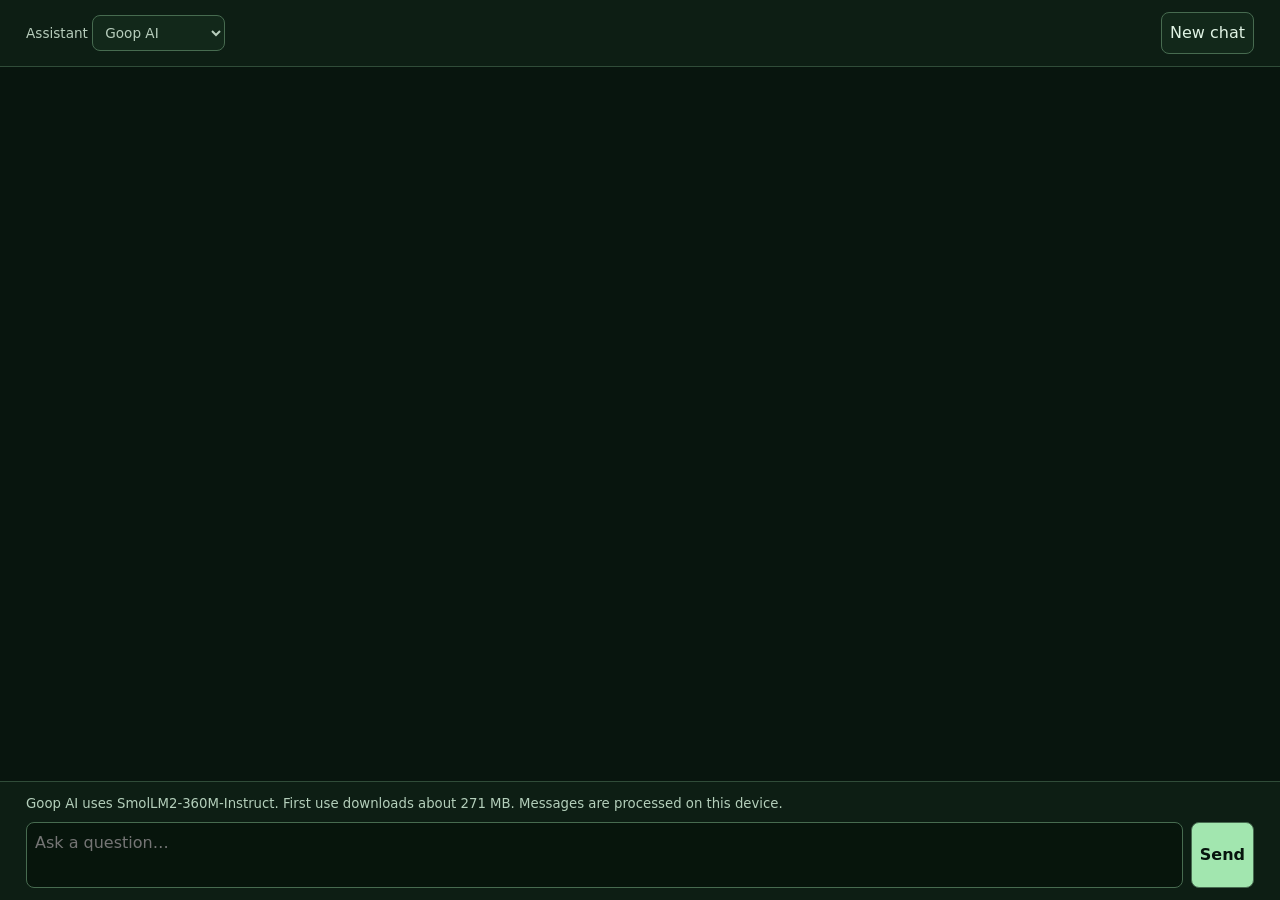
<file: site/ai/index.html>
<!doctype html>
<html lang="en"><head><meta charset="utf-8"><meta name="viewport" content="width=device-width,initial-scale=1"><title>AI</title><link rel="stylesheet" href="chat.css"><link rel="stylesheet" href="../ui/feedback.css"><script defer src="../ui/feedback.js"></script></head>
<body><main>
  <header><label>Assistant <select id="model"></select></label><button type="button" id="clear">New chat</button></header>
  <div id="log" role="log" aria-label="Conversation" aria-live="off"></div>
  <footer><p id="status" role="status"></p>
    <form id="composer"><label class="sr-only" for="message">Message</label><textarea id="message" required maxlength="4000" rows="2" placeholder="Ask a question…" autocomplete="off"></textarea><button id="send">Send</button><button id="stop" type="button" hidden>Stop</button></form>
  </footer>
</main><script type="module" src="chat.js"></script></body></html>
</file>
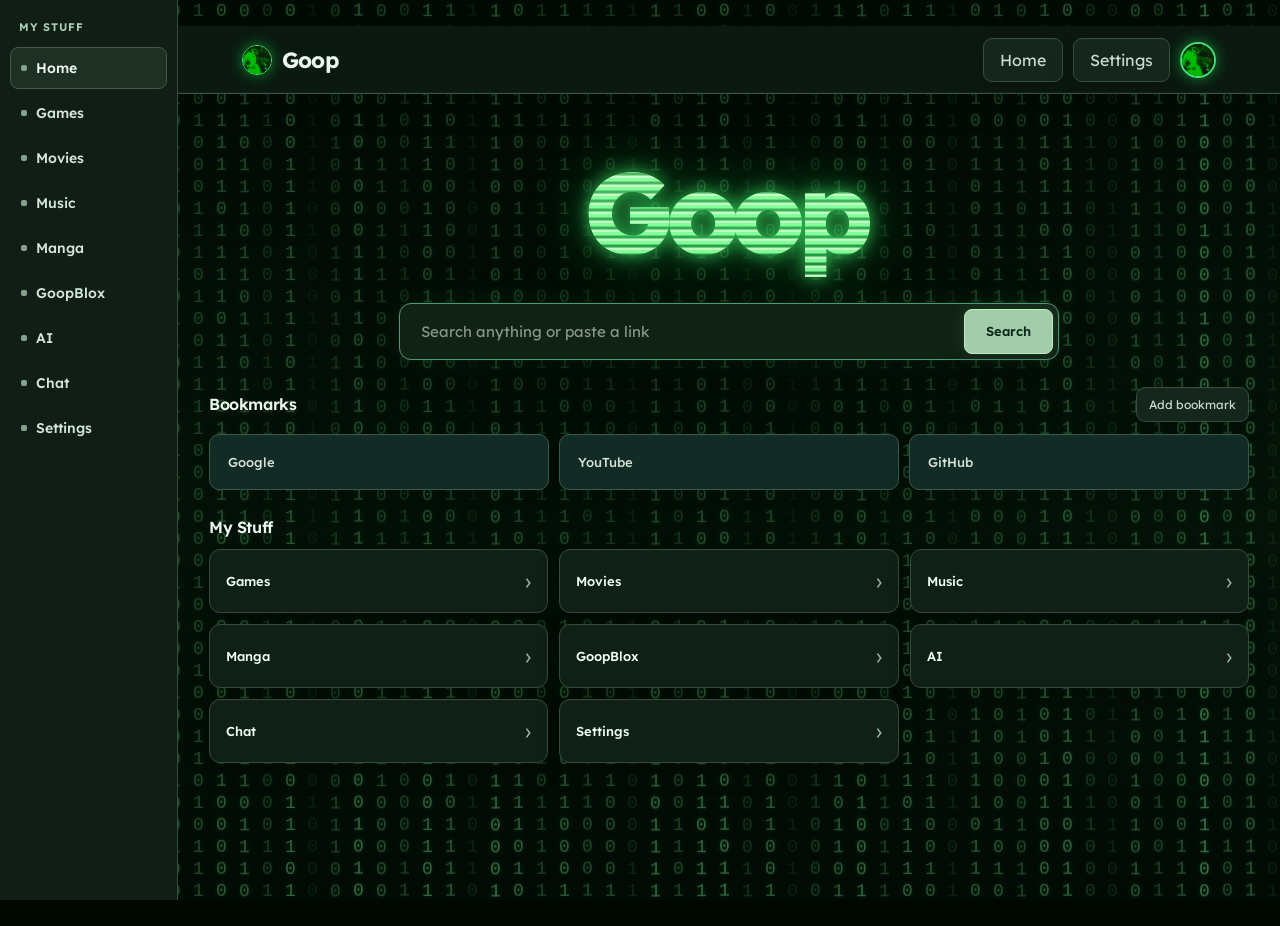
<file: app/shell.html>
<!doctype html>
<html lang="en"><head><meta charset="utf-8"><meta name="viewport" content="width=device-width,initial-scale=1"><title>Goop</title>
<style data-screen="home" media="all">
@font-face{font-family:Lexend;font-style:normal;font-weight:100 900;font-display:swap;src:url([data-uri]) format('woff')}

:root{color-scheme:dark;--bg:#07110c;--panel:#0f2016;--panel2:#13271b;--line:#294333;--accent:#a3dd9e;--text:#e9f1e7;--muted:#91a393;--shadow:0 12px 36px #0003}
*{box-sizing:border-box}html{scroll-behavior:smooth}html,body{margin:0;min-height:100%;font-family:Lexend,system-ui,sans-serif;color:var(--text);background:var(--bg)}
body{background:radial-gradient(ellipse 65% 50% at 52% -8%,#183725 0%,transparent 80%),#07110c}
button,input,select{font:inherit}button{cursor:pointer}button:focus-visible,input:focus-visible,select:focus-visible{outline:2px solid #b1e8a9;outline-offset:2px}
.shell{min-height:100vh;display:flex;flex-direction:column}
.top{height:76px;padding:0 clamp(18px,5vw,84px);border-bottom:1px solid #243529;display:flex;align-items:center;justify-content:space-between;background:#09150ecf}
.brand{color:var(--text);font-size:23px;letter-spacing:-1.1px;font-weight:700;display:flex;align-items:center;gap:12px;cursor:pointer}.brand .tag{border-left:1px solid var(--line);padding-left:12px;color:#829d87;font-size:12px;letter-spacing:0;font-weight:400;text-transform:none}
.logo-dot{width:12px;height:12px;background:#a3dd9e;border-radius:50%;box-shadow:none;transform:none}
.topright,.nav{display:flex;align-items:center;gap:10px}.btn,.iconbtn{color:#cddbcf;background:#12241a;border:1px solid #314739;padding:11px 16px;border-radius:10px;transition:background .15s,border-color .15s}.btn:hover,.iconbtn:hover{background:#1c3425;border-color:#608269}.btn.primary{background:#a3dd9e;border:1px solid #a3dd9e;color:#102318;font-weight:600}.btn.primary:hover{background:#c1edb9}.iconbtn{padding:8px 12px}
.tag{font-weight:500;color:#a9bfab;font-size:12px;letter-spacing:.1px;text-transform:none}
.home{width:min(100% - 48px,1050px);margin:0 auto;padding:clamp(82px,13vh,145px) 0 55px;text-align:center}
.glowmark{display:none}h1{font-weight:700;font-size:clamp(68px,11vw,110px);letter-spacing:-6px;line-height:1.1;margin:8px 0 3px;text-shadow:none}h1 span{color:#a3dd9e}.sub{font-size:15px;font-weight:300;margin:13px 0 29px;color:#a6b6a9}
.searchrow{width:min(680px,100%);margin:0 auto;display:flex;gap:6px;padding:7px;background:#17271c;border:1px solid #3c5543;border-radius:13px;box-shadow:var(--shadow)}
.searchrow input{flex:1;min-width:0;border:0;background:transparent;color:#f5f9f3;outline:none;padding:14px 16px;font-size:14px}.searchrow input::placeholder{color:#849b88}.searchrow .primary{padding:0 21px;border-radius:8px;font-size:13px}
.hint{font-size:12px;color:#819687;margin:13px auto 0;max-width:680px;text-align:left;padding-left:8px}
.sectionheading{margin:56px 0 18px;display:flex;align-items:center;justify-content:space-between;gap:15px;text-align:left}.sectionheading h2{font-size:16px;font-weight:500;letter-spacing:-.2px;margin:0}.sectioninfo{font-size:12px;color:#8ca08f}
.grid{display:grid;grid-template-columns:repeat(5,minmax(0,1fr));gap:12px}.tile{min-width:0;min-height:142px;padding:18px;display:flex;flex-direction:column;justify-content:space-between;align-items:flex-start;text-align:left;color:#e9f1e7;background:#102018;border:1px solid #2b4032;border-radius:12px;box-shadow:none;transition:background .15s,border-color .15s,transform .15s}.tile:hover{background:#192e20;border-color:#598062;transform:translateY(-2px)}.tile .emoji{display:grid;place-items:center;width:37px;height:37px;background:#1c3626;border:1px solid #2b4933;border-radius:9px;font-size:20px}.tile .name{display:block;font-size:14px;font-weight:600;margin-top:6px}.tile .detail{display:block;font-size:11px;color:#8ea793;line-height:1.5;margin-top:4px}
.bookmarks{display:flex;gap:10px;flex-wrap:wrap;min-height:35px}.bookmark{background:#112319;border:1px solid #2e4534;border-radius:9px;color:#d5e4d7;padding:10px 12px;display:flex;align-items:center;gap:7px;font-size:12px}.bookmark:hover{background:#1a3424}.bookmark .remove{border:0;background:none;color:#93a895;padding:0 2px;font-size:16px}.smallbtn{font-size:12px;padding:9px 12px}
.panelview{width:min(100% - 44px,1120px);margin:35px auto 60px}.viewhead{display:flex;justify-content:space-between;align-items:end;gap:18px;margin:25px 0}.viewhead h2{font-size:29px;letter-spacing:-1px;font-weight:600;margin:17px 0 6px}.muted{font-size:12px;color:var(--muted);line-height:1.7}.toolbar2{display:flex;align-items:center;flex-wrap:wrap;gap:10px}.field{background:#11241a;color:var(--text);border:1px solid #395440;border-radius:9px;padding:12px 13px;min-width:170px}
.results{display:grid;grid-template-columns:repeat(auto-fill,minmax(165px,1fr));gap:13px;margin-top:20px}.result{min-width:0;text-align:left;color:var(--text);border:1px solid #304b36;border-radius:12px;background:#102219;padding:11px;transition:background .15s}.result:hover{background:#1b3524}.poster{display:grid;place-items:center;overflow:hidden;height:120px;border-radius:8px;margin-bottom:12px;background:#203b2b;font-size:28px}.poster img{width:100%;height:100%;object-fit:cover}.result strong{display:block;white-space:nowrap;overflow:hidden;text-overflow:ellipsis;font-size:13px;font-weight:500}.result small{color:#90a895;font-size:11px}
.notice{padding:15px;border:1px solid #45674c;background:#183023;border-radius:10px;margin:14px 0;color:#ceddcc;font-size:13px;line-height:1.8}.notice a{color:#d3f4bd}
.settings{max-width:760px}.settinggroup{border:1px solid #2d4534;background:#102018;border-radius:12px;padding:22px;margin:13px 0}.settinggroup h3{font-weight:600;font-size:15px;margin:0 0 18px}.settinggroup label{display:block;margin:16px 0 7px;color:#b8ccba;font-size:12px}.settinggroup input,.settinggroup select{width:100%;background:#0b1b11;border:1px solid #334f3a;color:var(--text);border-radius:9px;padding:12px;font-size:13px}.settinggroup .inline{display:flex;gap:10px}.settinggroup .inline>*{flex:1}.checkrow{display:flex!important;align-items:center;gap:10px}.checkrow input{width:auto}
.browser{height:calc(100vh - 76px);display:flex;flex-direction:column}.browserbar{display:flex;gap:7px;padding:10px 15px;align-items:center;background:#0c1a11;border-bottom:1px solid #263e2e}.browserbar input{flex:1;min-width:0;border:1px solid #344e3a;background:#10251a;color:var(--text);border-radius:9px;padding:12px}.browserbar .btn{padding:9px 11px}.browser iframe{border:0;flex:1;width:100%;background:#fff}.browsermsg{padding:9px 16px;color:#bdd4bf;font-size:12px;background:#12251a;border-top:1px solid #2c4231}
.hidden{display:none!important}.toast{position:fixed;right:22px;bottom:22px;max-width:min(400px,90vw);padding:13px 16px;border-radius:10px;background:#223d2a;border:1px solid #648469;color:#f3f9ed;box-shadow:var(--shadow);z-index:20;font-size:13px}.foot{color:#647d6b;font-size:10px;letter-spacing:1.5px;margin:78px 0 0}
@media(max-width:760px){.grid{grid-template-columns:repeat(2,minmax(0,1fr))}.home{width:calc(100% - 32px);padding-top:80px}.top{padding:0 16px}.brand .tag{display:none}.topright .btn{padding:9px 11px}.searchrow{padding:5px}.searchrow .primary{padding:0 13px}.sectionheading{margin-top:40px}.viewhead{align-items:start;flex-direction:column}.browserbar{flex-wrap:wrap}.browserbar input{min-width:55%;order:2}.settinggroup .inline{flex-direction:column}.foot{margin-top:48px}}

/* Goop: simple, compact home layout */
body{background:#0b120e}
.top{height:68px;background:#0e1711;border-color:#26392b}
.brand{font-size:22px;letter-spacing:-.8px;gap:0}.logo-dot{display:none}
.home{width:min(100% - 42px,950px);padding:105px 0 70px}
h1{font-size:clamp(64px,9vw,92px);font-weight:650;letter-spacing:-4.5px;margin:0 0 30px;color:#e7f5e8}
.searchrow{width:min(660px,100%);border-radius:12px;background:#17221b;border:1px solid #38513e;box-shadow:none;padding:5px}
.searchrow input{font-size:15px;padding:13px 16px}.searchrow .primary{font-size:13px}
.sectionheading{margin:46px 0 14px}.sectionheading h2{font-size:16px;font-weight:600;letter-spacing:-.4px}
.bookmarks{display:grid;grid-template-columns:repeat(auto-fill,minmax(150px,1fr));gap:10px;min-height:0}
.bookmark{background:#122018;border:1px solid #293e30;border-radius:10px;min-height:54px;padding:10px 12px;display:flex;justify-content:space-between;gap:8px;align-items:center;text-align:left;font-weight:500;font-size:13px;min-width:0}
.bookmark>button:first-child{overflow:hidden;text-overflow:ellipsis;white-space:nowrap;text-align:left;min-width:0;font-weight:500}
.bookmark .remove{color:#7d9a83;flex-shrink:0;font-size:20px}.bookmark:hover{border-color:#668972;background:#192c20}
.grid{grid-template-columns:repeat(5,minmax(0,1fr));gap:10px}
.tile{min-height:76px;padding:17px 16px;background:#122018;border-radius:11px;flex-direction:row;align-items:center;justify-content:space-between;border-color:#293e30;transform:none!important}
.tile:hover{background:#1a2d21;border-color:#668972}.tile .name{margin:0;font-size:13px;font-weight:550}.tile .detail,.tile .emoji{display:none}.tile-arrow{color:#89a793;font-size:23px;font-weight:300;line-height:1}
.btn{border-radius:9px}.smallbtn{font-size:12px}
.poster{font-size:0}.poster:empty:after{content:' ';display:block;width:32px;height:32px;border:1px solid #42674b;border-radius:8px;transform:rotate(-8deg)}
@media(max-width:760px){.home{padding-top:87px}.grid{grid-template-columns:repeat(2,minmax(0,1fr))}.bookmarks{grid-template-columns:repeat(2,minmax(0,1fr))}.tile{min-height:68px}.topright .btn{font-size:12px}}


/* Glitch + neon refresh */
:root{
  --bg:#07110c;
  --bg2:#0a1510;
  --panel:#102018;
  --panelHi:#16291f;
  --line:#2f4736;
  --line2:#476a52;
  --glow:rgba(132,255,166,.14);
  --glow-strong:rgba(132,255,166,.28);
  --text:#eef7ef;
}
body{
  position:relative;
  background:
    radial-gradient(circle at 18% 12%, rgba(96,255,139,.08), transparent 28%),
    radial-gradient(circle at 82% 16%, rgba(70,220,120,.07), transparent 25%),
    linear-gradient(180deg, #0a130f 0%, #06100b 100%) !important;
  overflow-x:hidden;
}
body::before,
body::after{
  content:"";
  position:fixed;
  inset:0;
  pointer-events:none;
  z-index:0;
}
body::before{
  opacity:.3;
  background:
    repeating-linear-gradient(
      180deg,
      rgba(102,255,145,.04) 0px,
      rgba(102,255,145,.04) 1px,
      transparent 2px,
      transparent 4px
    ),
    linear-gradient(90deg, transparent 0%, rgba(104,255,152,.05) 48%, transparent 50%, transparent 100%);
  animation:scanFloat 13s linear infinite;
}
body::after{
  opacity:.12;
  mix-blend-mode:screen;
  background:
    linear-gradient(0deg, transparent 0 8%, rgba(124,255,157,.7) 8.15% 8.35%, transparent 8.5% 16%, rgba(124,255,157,.35) 16.1% 16.25%, transparent 16.3% 100%);
  animation:glitchSweep 9s steps(1,end) infinite;
}
.shell,.top,.home,.panelview,.browser{position:relative;z-index:1}
@keyframes scanFloat{
  0%{transform:translateY(0)}
  100%{transform:translateY(18px)}
}
@keyframes glitchSweep{
  0%, 87%, 100%{transform:translateX(0);opacity:.08}
  88%{transform:translateX(-2px);opacity:.16}
  89%{transform:translateX(2px);opacity:.1}
  90%{transform:translateX(-1px);opacity:.14}
  91%{transform:translateX(1px);opacity:.1}
}
.top{
  background:rgba(9,20,14,.84)!important;
  backdrop-filter:blur(12px);
  box-shadow:0 10px 30px rgba(0,0,0,.18), inset 0 -1px 0 rgba(120,255,157,.05);
}
.brand{
  color:#eff8ef;
  text-shadow:0 0 18px rgba(129,255,161,.08);
}
h1{
  text-shadow:0 0 28px rgba(122,255,153,.12);
}
.searchrow{
  background:rgba(18,31,24,.96)!important;
  border-color:#45644d!important;
  box-shadow:
    0 16px 48px rgba(0,0,0,.28),
    0 0 0 1px rgba(136,255,165,.04),
    0 0 36px rgba(100,255,143,.07);
}
.searchrow:focus-within{
  border-color:#6f9f79!important;
  box-shadow:
    0 18px 52px rgba(0,0,0,.32),
    0 0 0 1px rgba(160,255,182,.08),
    0 0 44px rgba(112,255,149,.14);
}
.searchrow input{
  color:#f3fbf4;
}
.btn,.iconbtn,.bookmark,.tile,.result,.settinggroup,.field,.browserbar input{
  box-shadow:0 1px 0 rgba(255,255,255,.02) inset, 0 10px 24px rgba(0,0,0,.16);
}
.btn,.iconbtn{
  background:#15261c!important;
  border-color:#35503d!important;
}
.btn:hover,.iconbtn:hover{
  background:#1a3225!important;
  border-color:#6b9174!important;
  box-shadow:0 0 0 1px rgba(148,255,175,.04),0 12px 28px rgba(0,0,0,.22),0 0 20px rgba(91,255,139,.08);
}
.btn.primary{
  background:#a6d5a8!important;
  color:#102015!important;
  border-color:#bdeeb9!important;
  box-shadow:0 10px 24px rgba(0,0,0,.18),0 0 18px rgba(138,255,166,.16);
}
.bookmark,
.tile,
.result,
.settinggroup{
  background:#101d16!important;
  border-color:#314937!important;
}
.bookmark:hover,
.tile:hover,
.result:hover{
  border-color:#749a7e!important;
  box-shadow:0 12px 28px rgba(0,0,0,.22), 0 0 18px rgba(100,255,143,.08);
}
.tile-arrow,
.bookmark .remove{
  color:#9ccdaa!important;
}
.poster{
  background:#1b3425!important;
}
.poster:empty:after{
  border-color:#5a8d67!important;
  box-shadow:0 0 18px rgba(109,255,152,.1);
}
.browserbar{
  background:rgba(12,25,17,.92)!important;
  backdrop-filter:blur(10px);
}
.browsermsg{
  color:#cfe8d4!important;
  background:#12241a!important;
}
.notice{
  border-color:#56795f!important;
  background:#13251a!important;
}


/* Goop Matrix rain — decorative canvas behind fully usable page */
#matrixRain {
  position:fixed; inset:0; width:100%; height:100%; z-index:0;
  pointer-events:none; opacity:.78;
}
body {
  background:#030a05 !important;
}
body::before {
  z-index:0;
  opacity:1;
  transform:none !important;
  animation:none !important;
  background:
    radial-gradient(ellipse 60% 42% at 50% 24%, rgba(0,0,0,.25), rgba(0,0,0,.53) 85%, rgba(0,0,0,.70)),
    linear-gradient(180deg, rgba(2,9,4,.08), rgba(1,7,3,.28));
}
body::after {
  z-index:0; opacity:.17; animation:glitchSweep 9s steps(1,end) infinite;
}
.shell { position:relative; z-index:1; }
.home { padding-top:clamp(88px,13vh,140px); }
.matrix-title {
  position:relative; display:table; margin:0 auto 33px;
  font-family:Lexend,system-ui,sans-serif;
  font-size:clamp(78px,12vw,140px); font-weight:800;
  line-height:1.13; letter-spacing:-.075em; padding-right:.075em;
  color:#b5ffb7;
  background-image:
    repeating-linear-gradient(0deg, rgba(206,255,204,.94) 0px 2px, rgba(33,146,58,.66) 3px 5px, rgba(137,255,157,.95) 6px 9px),
    linear-gradient(180deg,#d4ffcf,#42d66c 64%,#075421);
  -webkit-background-clip:text; background-clip:text;
  -webkit-text-fill-color:transparent;
  filter:drop-shadow(0 0 8px rgba(60,255,109,.6)) drop-shadow(0 0 27px rgba(37,255,94,.28));
  animation:matrixTitleFlash 8s steps(1,end) infinite;
}
.matrix-title::before {
  content:attr(data-text); position:absolute; inset:0;
  color:#24fe63; -webkit-text-fill-color:#24fe63;
  opacity:.17; transform:translate(2px,0);
  clip-path:inset(35% 0 59% 0);
  animation:matrixTitleGlitch 7s steps(1,end) infinite;
  pointer-events:none;
}
.matrix-title::after {
  content:attr(data-text); position:absolute; inset:0;
  color:#e3ffe1; -webkit-text-fill-color:#e3ffe1;
  opacity:.13; transform:translate(-2px,0);
  clip-path:inset(69% 0 27% 0);
  animation:matrixTitleGlitch2 9s steps(1,end) infinite;
  pointer-events:none;
}
@keyframes matrixTitleFlash {
  0%,94%,96%,100%{opacity:1}
  95%{opacity:.86}
}
@keyframes matrixTitleGlitch {
  0%,91%,94%,100%{transform:translate(2px,0);opacity:0}
  92%{transform:translate(8px,0);opacity:.48}
  93%{transform:translate(-4px,0);opacity:.24}
}
@keyframes matrixTitleGlitch2 {
  0%,82%,85%,100%{transform:translate(-2px,0);opacity:0}
  83%{transform:translate(-7px,0);opacity:.42}
  84%{transform:translate(5px,0);opacity:.2}
}
.searchrow, .bookmark, .tile, .result, .settinggroup {
  backdrop-filter:blur(9px);
}
.searchrow {background:rgba(9,28,14,.88) !important;border-color:#457b4e !important}
.bookmark, .tile, .result, .settinggroup {
  background:#0a1910 !important;
}
.top {background:rgba(5,17,8,.89) !important}
@media(prefers-reduced-motion:reduce) {
  .matrix-title,.matrix-title::before,.matrix-title::after,body::after{animation:none!important}
  .matrix-title::before,.matrix-title::after{opacity:0!important}
}



/* Intentionally bright, self-contained binary background — no external GIF. */
#matrixRain{
  position:fixed !important;
  inset:0 !important;
  width:100vw !important; height:100vh !important;
  z-index:0 !important; pointer-events:none !important;
  opacity:1 !important;
  filter:none !important;
}
body::before{
  content:"";position:fixed;inset:0;z-index:0;pointer-events:none;
  opacity:1 !important;animation:none !important;transform:none !important;
  background:radial-gradient(ellipse at 50% 36%,
    rgba(0,9,3,.26) 0%,rgba(0,9,3,.12) 40%,rgba(0,8,3,.45) 100%) !important;
}
body::after{display:none !important}
body{background:#010802 !important;}
.shell{position:relative;z-index:1}
.home{background:transparent}
.top{background:rgba(2,14,6,.85)!important}
.searchrow{background:rgba(5,21,10,.92)!important}
.tile,.bookmark,.result,.settinggroup{background:rgba(5,19,10,.89)!important}
@media(prefers-reduced-motion:reduce){#matrixRain{opacity:1!important}}

/* Binary background using real text; visible even before JavaScript loads. */
body{background:#010802!important;isolation:isolate}
body::before,body::after{display:none!important}
#matrixRain,#binaryGif{display:none!important}
#binaryBackdrop{
 position:fixed;inset:0;z-index:0;overflow:hidden;
 background:radial-gradient(ellipse 60% 50% at 50% 28%,#021406 0%,#010903 63%,#000601 100%);
 pointer-events:none;
}
#binaryBackdrop::after{
 content:"";position:absolute;inset:0;pointer-events:none;
 background:radial-gradient(ellipse 65% 55% at 50% 46%,transparent 18%,rgba(0,4,0,.3) 100%);
}
.binary-column{
 position:absolute;left:var(--x);top:-70vh;
 display:block;white-space:pre;text-align:center;
 color:#47ff67;font:700 19px/23px monospace;
 opacity:var(--brightness);
 text-shadow:0 0 8px #14ff46,0 0 21px rgba(7,255,63,.65);
 transform:translateY(var(--offset));
 animation:binaryDrift var(--speed) linear var(--delay) infinite;
 will-change:transform;
}
.binary-column:nth-child(4n){color:#a5ffad;text-shadow:0 0 10px #77ff85,0 0 25px rgba(37,255,67,.65)}
.binary-column:nth-child(3n){font-size:17px;line-height:25px;opacity:calc(var(--brightness)*.7)}
@keyframes binaryDrift{from{transform:translateY(-60vh)}to{transform:translateY(110vh)}}
.shell{position:relative!important;z-index:2!important}
.top{background:rgba(0,13,4,.9)!important}
.searchrow{background:rgba(2,17,6,.94)!important}
.bookmark,.tile,.result,.settinggroup{background:rgba(3,18,7,.93)!important}
@media(prefers-reduced-motion:reduce){.binary-column{animation:none!important;transform:translateY(0)!important}}


/* Calm Matrix effect: gentle vertical scrolling, no strobing. */
.binary-column{
  animation-name:goopSlowBinary !important;
  animation-duration:var(--calm-speed, 30s) !important;
  animation-timing-function:linear !important;
  animation-iteration-count:infinite !important;
  text-shadow:0 0 6px rgba(53,255,100,.65),0 0 14px rgba(31,203,72,.24) !important;
}
.binary-column:nth-child(4n){text-shadow:0 0 7px rgba(145,255,160,.6),0 0 16px rgba(33,233,87,.22)!important}
@keyframes goopSlowBinary{
  from{transform:translate3d(0,-35vh,0)}
  to{transform:translate3d(0,100vh,0)}
}
/* Distinct moderate-speed bands create visibly moving but calm code rain. */
.binary-column:nth-child(5n+1){--calm-speed:27s}
.binary-column:nth-child(5n+2){--calm-speed:31s}
.binary-column:nth-child(5n+3){--calm-speed:35s}
.binary-column:nth-child(5n+4){--calm-speed:39s}
.binary-column:nth-child(5n){--calm-speed:43s}
/* Reduce distraction: keep the Goop title continuously illuminated. */
.matrix-title,.matrix-title::before,.matrix-title::after{animation:none!important}
.matrix-title::before,.matrix-title::after{opacity:0!important}
@media(prefers-reduced-motion:reduce){
  .binary-column{animation:none!important;transform:translateY(var(--offset))!important}
}

/* Visible, seamless Matrix binary motion, no JS / no external assets */
#binaryBackdrop,#matrixRain,#binaryGif{display:none!important}
#goopBinaryRain{
 position:fixed!important;inset:0!important;overflow:hidden!important;
 z-index:0!important;pointer-events:none!important;display:block!important;
 background:radial-gradient(ellipse at 50% 35%,#001c08 0%,#000c04 65%,#000701 100%);
}
.goop-rain-column{
 position:absolute;display:block;top:-1628px;left:var(--x);
 white-space:pre;text-align:center;font:600 18px/22px monospace;
 color:#42ff74;opacity:var(--bright);
 text-shadow:0 0 7px rgba(23,255,73,.75),0 0 20px rgba(8,201,45,.35);
 will-change:transform;
 animation:goopFall var(--duration) linear var(--lag) infinite !important;
 animation-play-state:running!important;
}
.goop-rain-column:nth-child(4n){color:#8bffa0}
@keyframes goopFall{from{transform:translate3d(0,0,0)}to{transform:translate3d(0,1628px,0)}}
.shell{position:relative!important;z-index:2!important}
.top{background:rgba(0,11,4,.88)!important}
.searchrow{background:rgba(2,18,7,.93)!important}
.tile,.bookmark,.result,.settinggroup{background:rgba(3,19,8,.92)!important}
/* Reducing motion is handled with a user-controlled toggle instead of stopping it invisibly. */
body.goop-motion-off .goop-rain-column{animation:none!important;transform:translate3d(0,800px,0)!important}
@media(max-width:650px){.goop-rain-column{font-size:15px;line-height:22px}}

/* Calm Matrix: dim, sparse rain that moves in the distance */
#goopBinaryRain{background:linear-gradient(180deg,#020b05,#06150a 55%,#020b05)!important}
.goop-rain-column{
 color:#65e985!important;
 opacity:calc(var(--bright) * .46)!important;
 font-weight:400!important;
 text-shadow:0 0 7px rgba(55,215,87,.35)!important;
 animation-timing-function:linear!important;
}
.goop-rain-column:nth-child(3n){opacity:calc(var(--bright) * .13)!important}
.goop-rain-column:nth-child(7n){display:none!important}
/* Fixed vignette: brighter in the edges, subdued behind the search */
#goopBinaryRain::after{content:"";position:absolute;inset:0;pointer-events:none;background:radial-gradient(ellipse at 50% 32%,rgba(0,8,2,.62),rgba(0,9,3,.12) 76%)}
@media(prefers-reduced-motion:reduce){.goop-rain-column{animation:none!important}}

/* Reliable, medium-speed binary movement. */
#goopBinaryRain .goop-rain-column {
  animation: goopVisibleFall var(--duration2, 19s) linear var(--lag2, 0s) infinite !important;
  animation-play-state:running !important;
  opacity: calc(var(--bright) * .65) !important;
  color:#83fca0 !important;
  text-shadow:0 0 7px rgba(55,255,99,.55) !important;
}
#goopBinaryRain .goop-rain-column:nth-child(3n){
  opacity:calc(var(--bright) * .42) !important;
}
#goopBinaryRain .goop-rain-column:nth-child(7n){
  display:block !important;
  opacity:calc(var(--bright) * .20) !important;
}
@keyframes goopVisibleFall {
  from {transform:translate3d(0,0,0)}
  to {transform:translate3d(0,1628px,0)}
}
@media (prefers-reduced-motion:reduce) {
  #goopBinaryRain .goop-rain-column {
    animation:goopVisibleFall var(--duration2,19s) linear var(--lag2,0s) infinite !important;
  }
}
body.goop-motion-off #goopBinaryRain .goop-rain-column {
  animation:none !important;
  transform:translate3d(0,800px,0) !important;
}

/* In-page search fallback when no Scramjet proxy is installed */
.browser{position:relative}.search-fallback{flex:1;min-height:0;overflow:auto;padding:26px max(20px,calc((100% - 920px)/2));background:rgba(3,14,7,.97);color:#e4f5e8}
.search-fallback h2{font-size:24px;letter-spacing:-.6px;margin:4px 0 9px}
.search-fallback p{color:#a8c4ae;font-size:13px;line-height:1.65}
.search-fallback .search-result{display:block;width:100%;padding:18px 0;border:0;border-bottom:1px solid #244331;background:none;text-align:left;color:inherit;cursor:pointer}
.search-fallback .search-result strong{font-size:16px;color:#a1efb1;font-weight:550}
.search-fallback .search-result span{display:block;margin-top:7px;font-size:12px;color:#a8bfb0;line-height:1.6}
.search-fallback .search-result:hover strong{text-decoration:underline}
.search-fallback .search-panel{border:1px solid #315b3c;background:#0a2111;border-radius:12px;padding:18px;margin:15px 0}
.search-fallback .btn{margin-top:10px}

/* Layout repair — no enormous invisible overlay and no clipped dashboard */
html,body{height:auto!important;min-height:100%!important;overflow-x:hidden!important;overflow-y:auto!important;}
#goopBinaryRain{position:fixed!important;top:0!important;right:0!important;bottom:0!important;left:0!important;width:100vw!important;height:100dvh!important;max-height:100dvh!important;overflow:hidden!important;z-index:0!important;pointer-events:none!important;}
.shell{position:relative!important;z-index:2!important;isolation:isolate;min-height:100dvh!important;overflow:visible!important;}
.top{z-index:5!important;flex-shrink:0}
.home{display:block;width:min(1040px,calc(100% - 36px))!important;padding:clamp(30px,6vh,60px) 0 64px!important;min-height:0!important;margin:0 auto!important;overflow:visible!important}
.home .matrix-title{font-size:clamp(66px,10vw,114px)!important;margin:0 auto clamp(14px,3vh,26px)!important}
.home .sectionheading{margin:clamp(20px,3vh,30px) 0 12px!important}
.home .bookmarks{display:grid!important;grid-template-columns:repeat(auto-fit,minmax(145px,1fr))!important;gap:10px!important;min-height:56px}
.home .grid{display:grid!important;grid-template-columns:repeat(3,minmax(0,1fr))!important;gap:11px!important;visibility:visible!important}
.home .tile{min-height:64px!important;visibility:visible!important}
.home .bookmark{visibility:visible!important}
.browser{height:calc(100dvh - 68px)!important;min-height:300px}
.browser iframe{min-height:0;display:block}
@media(max-width:640px){.home{padding-top:36px!important}.home .grid{grid-template-columns:repeat(2,minmax(0,1fr))!important}.home .bookmarks{grid-template-columns:repeat(2,minmax(0,1fr))!important}}

/* Search engine status stays accessible even if the target website refuses iframe embedding. */
#searchGuide{display:flex;gap:9px;align-items:center;justify-content:space-between;flex-wrap:wrap;
 background:rgba(9,28,14,.96);border-bottom:1px solid #41634a;padding:10px 15px;
 color:#c8e4ce;font-size:12px;line-height:1.55}
#searchGuide a{color:#b7ffc2;text-decoration:underline;text-underline-offset:3px}
#searchGuide button{background:#254331;color:#e6f8e7;border:1px solid #54745d;border-radius:7px;padding:5px 9px}
#searchGuide.hidden{display:none}

/* Goop S3 identity: user's uploaded image as actual page avatar */
.goop-brand-avatar{width:30px;height:30px;border-radius:50%;object-fit:cover;box-shadow:0 0 14px #15fc5b7a;border:1px solid #47ed77;flex-shrink:0}
.goop-pfp{width:36px;height:36px;border-radius:50%;object-fit:cover;border:2px solid #47db79;box-shadow:0 0 14px #19e85d88;flex-shrink:0}
.topright{display:flex;align-items:center;gap:10px}
.brand{display:flex;align-items:center;gap:10px}
@media(max-width:450px){.goop-pfp{width:29px;height:29px}}

/* 4Games: embedded player stays on the Games page. */
.goop-game-player{margin-top:18px;border:1px solid #345c40;background:#091a10;border-radius:13px;overflow:hidden;box-shadow:0 18px 44px rgba(0,0,0,.24)}
.goop-game-toolbar{display:flex;align-items:center;justify-content:space-between;flex-wrap:wrap;gap:12px;padding:13px 15px;background:#12291b;border-bottom:1px solid #305139}
.goop-game-title{display:block;color:#d9ffe1;font-weight:650;font-size:16px;min-width:0;overflow-wrap:anywhere}
.goop-game-subtitle{display:block;font-size:11px;color:#95ae9b;margin-top:2px}
.goop-game-buttons{display:flex;gap:7px;flex-wrap:wrap}
.goop-game-buttons .btn{font-size:12px;padding:9px 12px}
.goop-game-status{color:#a4d3af;padding:8px 15px;font-size:12px;min-height:30px}
.goop-game-status:empty{display:none}
.goop-game-stage{position:relative;width:100%;height:min(70vh,730px);min-height:380px;background:#090c0b}
.goop-game-stage iframe{width:100%;height:100%;border:0;background:white;display:block}
.goop-game-stage:fullscreen{width:100vw;height:100vh;min-height:0}
.goop-game-stage:fullscreen iframe{width:100%;height:100%}
@media(max-width:600px){.goop-game-stage{height:66vh;min-height:320px}.goop-game-toolbar{padding:10px}.goop-game-buttons{width:100%}.goop-game-buttons .btn{flex:1}}

:root{--rail-size:178px;--section-color:#96b8a0;--goop-focus:#a2c9aa}
.shell>.top{background:#0b1910!important;border-color:#365447!important}
.goop-rail{position:fixed;left:0;top:68px;bottom:0;width:var(--rail-size);padding:22px 12px;background:#101e16;border-right:1px solid #354b48;overflow:auto;z-index:4}
.goop-rail h2{margin:0 10px 14px;font-size:.72rem;letter-spacing:.12em;text-transform:uppercase;color:#a9cfbe}
.goop-rail nav{display:grid;gap:4px}.goop-rail button{display:flex;align-items:center;gap:10px;width:100%;border:1px solid transparent;border-radius:9px;background:transparent;color:#d4e7e1;padding:11px 9px;font:inherit;font-weight:550;text-align:left;cursor:pointer}
.goop-rail button::before{content:"";width:7px;height:7px;background:var(--section-color);border-radius:2px;flex:none}
.goop-rail button:hover,.goop-rail button[aria-current=page]{background:#1d3023;border-color:#405a47;color:white}
#goopMenu{display:none}
.home .grid .tile{border-color:#344b39!important;background:#102016!important;color:#effff3!important}
.home .tile .tile-arrow{color:var(--section-color)!important}.home .tile:hover{background:#1a3021!important}
.home .searchrow{border-color:#4c9975!important;background:#102216!important}.home .searchrow:focus-within{border-color:#8bf5bc!important}
.home .searchrow .btn.primary{background:#a3cdaa!important;color:#092a1b!important}
.home .bookmarks>.bookmark{background:#122b24!important;border-color:#365a4a!important}
.goop-rail button:focus-visible,#goopMenu:focus-visible{outline:2px solid var(--goop-focus);outline-offset:1px}
@media(min-width:900px){.shell{padding-left:var(--rail-size)}.shell>.top{margin-left:calc(0px - var(--rail-size))}.goop-rail{position:absolute;top:68px;bottom:0}.goop-rail>div{position:sticky;top:16px}}
@media(max-width:899px){#goopMenu{display:inline-flex}.goop-rail{position:absolute;top:68px;bottom:auto;max-height:calc(100dvh - 74px);border:1px solid #43675a;border-radius:0 0 12px 0;box-shadow:0 10px 24px #0007}.goop-rail:not(.is-open){display:none}.shell>.top{padding-inline:10px;gap:8px}.topright{gap:4px}.topright .btn{padding:8px!important}}

.goop-cursor-halo {
  position: fixed;
  --halo-radius: 52px;
  top: calc(0px - var(--halo-radius));
  left: calc(0px - var(--halo-radius));
  width: calc(2 * var(--halo-radius));
  height: calc(2 * var(--halo-radius));
  border-radius: 50%;
  pointer-events: none;
  z-index: 2147483647;
  opacity: 0;
  background: radial-gradient(circle, rgb(141 249 176 / 19%) 0%, rgb(141 249 176 / 10%) 48%, transparent 73%);
}
.goop-cursor-halo[data-visible] { opacity: 1; }
@media (forced-colors: active) {
  .goop-cursor-halo { display: none; }
}

#browserStage{display:flex;flex:1;min-height:0}#browserStage iframe{width:100%;height:100%;flex:1;border:0}#browserView .browserbar{margin:0}#browserView .btn:disabled{opacity:.45}#browserView #status{overflow-wrap:anywhere}#webWisp{width:100%}@media(max-width:700px){#browserSearchForm{display:flex;flex-wrap:wrap;padding:6px;gap:4px}#browserSearchForm .btn{padding:5px 7px}#urlInput{flex-basis:calc(100% - 53px);order:1}#goBtn{order:2}}
</style>
<style data-screen="ai" media="not all">
:root{color-scheme:dark;font:16px/1.5 system-ui,sans-serif;color:#e0f3e4;background:#08150e}
*{box-sizing:border-box}body{margin:0}main{height:100dvh;display:grid;grid-template-rows:auto minmax(3rem,1fr) auto}
header,footer{padding:12px clamp(12px,3vw,26px);background:#0d1e14}header{display:flex;justify-content:space-between;align-items:center;gap:8px;border-bottom:1px solid #304c39}
label{font-size:.85rem;color:#b7cdbc}button,select,textarea{font:inherit;color:inherit;border:1px solid #476b50;background:#12281a;border-radius:8px;padding:8px}
button{cursor:pointer}button:disabled{opacity:.55;cursor:default}#send{background:#a2e6af;color:#07140d;font-weight:bold}button:focus-visible,select:focus-visible,textarea:focus-visible{outline:2px solid #a2e6af}
#log{overflow:auto;padding:0 clamp(12px,3vw,26px);scrollbar-gutter:stable}article{margin:16px 0;max-width:78ch}article strong{font-size:.85rem;color:#a2e6af}article p{margin:.25em 0;white-space:pre-wrap;overflow-wrap:anywhere}article[data-role=user] strong{color:#bed1c2}
footer{border-top:1px solid #304c39}#status{margin:0 0 8px;color:#b4cfbb;font-size:.83rem}form{display:flex;align-items:stretch;gap:8px}textarea{flex:1;min-width:0;resize:none;background:#07150c}.sr-only{position:absolute;clip-path:inset(50%);width:1px;height:1px;overflow:hidden}

.goop-cursor-halo {
  position: fixed;
  --halo-radius: 52px;
  top: calc(0px - var(--halo-radius));
  left: calc(0px - var(--halo-radius));
  width: calc(2 * var(--halo-radius));
  height: calc(2 * var(--halo-radius));
  border-radius: 50%;
  pointer-events: none;
  z-index: 2147483647;
  opacity: 0;
  background: radial-gradient(circle, rgb(141 249 176 / 19%) 0%, rgb(141 249 176 / 10%) 48%, transparent 73%);
}
.goop-cursor-halo[data-visible] { opacity: 1; }
@media (forced-colors: active) {
  .goop-cursor-halo { display: none; }
}

.svg-home{display:inline-block;margin:8px 12px;padding:4px 10px;border:1px solid #395440;border-radius:7px;background:#182a1d;color:#e1efe4;font:14px system-ui;text-decoration:none}
</style>
<style data-screen="chat" media="not all">
:root{color-scheme:dark;font:15px/1.45 system-ui,sans-serif;color:#e9f2eb;background:#0e1711;--panel:#142219;--line:#34483b;--muted:#a9bcae;--green:#a5d7ac}*{box-sizing:border-box}[hidden]{display:none!important}body{margin:0}h1,h2,p{margin:0}h1{font-size:1.28rem;line-height:1.2}h2{font-size:1rem}button,input,textarea,select{font:inherit}button{color:inherit;background:#1c3022;border:1px solid var(--line);border-radius:7px;padding:6px 10px;cursor:pointer}button:hover{background:#263e2d}button:disabled{opacity:.55;cursor:default}button:focus-visible,a:focus-visible,input:focus-visible,textarea:focus-visible,select:focus-visible{outline:2px solid var(--green);outline-offset:2px}input,textarea,select{background:#101b14;color:inherit;border:1px solid var(--line);border-radius:9px;padding:9px 12px;width:100%}label{display:grid;gap:4px;margin-bottom:12px;font-size:.88rem}label span{color:inherit}label:has(#email){display:block}#email{margin-top:4px}.primary{background:var(--green);color:#102215;border:0;font-weight:650}.primary:hover{background:#bce7c2}.link{background:transparent;color:var(--green);border:0;padding:2px 0}.link:hover{background:transparent;text-decoration:underline}
#auth,#recovery{min-height:100dvh;display:grid;place-items:center;padding:22px}.card{width:min(100%,380px)}.card>p{color:var(--muted);margin:7px 0 20px}.card .primary{width:100%;padding:11px;margin-top:12px}.card .switch{text-align:center;margin-bottom:0}.card #authError,.status,#toolStatus,#notice{font-size:.86rem;color:#dfcdb0;overflow-wrap:anywhere}.card #authError:empty,#toolStatus:empty,#notice:empty{display:none}#forgot{display:block;margin-left:auto;font-size:.84rem}output{display:block;padding:11px;font-family:ui-monospace,monospace;overflow-wrap:anywhere;border:1px solid var(--line);border-radius:8px;user-select:all}
main{height:100dvh;display:grid;grid-template-columns:clamp(155px,23%,220px) minmax(0,1fr)}.rooms{overflow:auto;padding:12px;background:#142219;border-right:1px solid var(--line)}.identity,header,.dialogHead,.actions{display:flex;gap:9px;align-items:center;justify-content:space-between}.identity{flex-wrap:wrap;border-bottom:1px solid var(--line);padding-bottom:11px}.identity span{overflow-wrap:anywhere;font-weight:650}.identity button,#newDM{font-size:.8rem}.rooms h2{font-size:.73rem;text-transform:uppercase;letter-spacing:.07em;color:var(--muted);margin:17px 0 5px}.rooms nav{display:grid;gap:2px}.rooms nav button{text-align:left;background:transparent;border:1px solid transparent;overflow-wrap:anywhere}.rooms nav button:hover,.rooms nav button[aria-current=page]{background:#223a29;border-color:#375840}.rooms #adminTools{display:grid;gap:5px;margin-top:15px}.thread{min-width:0;min-height:0;display:flex;flex-direction:column;background:#101c15}.thread header{border-bottom:1px solid var(--line);padding:12px 16px}.thread h1{font-size:1.03rem;overflow-wrap:anywhere}#connection{font-size:.78rem;color:var(--muted)}#messages,#voicePanel{flex:1;overflow:auto;padding:10px 16px}.message{padding:6px 0;overflow-wrap:anywhere}.message strong{color:var(--green);font-size:.91rem}.message small,.message time{font-size:.74rem;color:var(--muted);margin-left:7px}.message p{white-space:pre-wrap}.message button,.person button{font-size:.74rem;border:0;border-radius:4px;padding:2px 6px;margin-left:6px}.person{margin:7px 0}.actions{justify-content:flex-start;flex-wrap:wrap;margin:10px 0}#bottom{padding:10px 14px;background:var(--panel);border-top:1px solid var(--line)}#compose{display:flex;gap:7px}textarea{resize:none;min-width:0}#notice,#toolStatus{margin-top:8px}.empty,#voiceStatus,.hint{color:var(--muted)}dialog{border:1px solid var(--line);border-radius:12px;background:var(--panel);color:inherit;padding:18px;width:min(94vw,410px);max-height:85dvh}dialog::backdrop{background:#0009}.dialogHead{margin-bottom:15px}.dialogHead button{font-size:.78rem}.hint{font-size:.82rem;margin:6px 0}.report{padding:8px 0;border-bottom:1px solid var(--line);overflow-wrap:anywhere}.report p{white-space:pre-wrap}
@media(max-width:560px){main{grid-template-columns:1fr;grid-template-rows:auto minmax(0,1fr)}.rooms{max-height:32dvh;border:0;border-bottom:1px solid var(--line);padding:7px 10px}.identity{padding-bottom:4px}.rooms h2{margin:6px 0 2px}.rooms nav,.rooms #adminTools{display:inline-flex;flex-wrap:wrap;gap:3px}.rooms nav button,#newDM{padding:3px 6px}.navGroup{display:inline-block;vertical-align:top;margin-right:12px}.thread header,#bottom,#messages,#voicePanel{padding:8px 10px}}

.roleBadge{display:inline-block;max-width:100%;margin-inline-start:6px;padding:1px 6px;border:1px solid #46644d;border-radius:5px;background:#203627;color:#cce8cf;font-size:.74rem;vertical-align:middle;overflow-wrap:anywhere}
.lockChoice{display:flex;align-items:center;gap:8px}.lockChoice input{order:-1;width:auto;accent-color:var(--green)}
.assignmentForm{margin-top:16px;padding-top:16px;border-top:1px solid var(--line)}

#chatHome{display:inline-block;margin-bottom:8px;padding:4px 10px;color:inherit;text-decoration:none;background:#1c3022;border:1px solid var(--line);border-radius:7px;font-size:.88rem}
#chatHome:hover{background:#263e2d}

.goop-cursor-halo {
  position: fixed;
  --halo-radius: 52px;
  top: calc(0px - var(--halo-radius));
  left: calc(0px - var(--halo-radius));
  width: calc(2 * var(--halo-radius));
  height: calc(2 * var(--halo-radius));
  border-radius: 50%;
  pointer-events: none;
  z-index: 2147483647;
  opacity: 0;
  background: radial-gradient(circle, rgb(141 249 176 / 19%) 0%, rgb(141 249 176 / 10%) 48%, transparent 73%);
}
.goop-cursor-halo[data-visible] { opacity: 1; }
@media (forced-colors: active) {
  .goop-cursor-halo { display: none; }
}

</style>
<style data-screen="game-2048" media="not all">
*{box-sizing:border-box}body{margin:0;padding:24px;color:#eaffed;background:#07130b;font:15px Lexend,system-ui,sans-serif;text-align:center}button{cursor:pointer;border:1px solid #488d56;background:#193b22;color:#edffed;border-radius:8px;padding:10px 17px;font:inherit}button:hover{background:#2d5b38}h2{margin:0 0 7px;font-size:24px}p{color:#a5cbb0}.board{margin:18px auto}.row{display:flex;justify-content:center;gap:6px}.cell{display:grid;place-items:center;border-radius:8px;font-weight:700}small{color:#8eb397}
.svg-home{display:inline-block;margin:8px 12px;padding:4px 10px;border:1px solid #395440;border-radius:7px;background:#182a1d;color:#e1efe4;font:14px system-ui;text-decoration:none}
</style>
<style data-screen="game-snake" media="not all">
*{box-sizing:border-box}body{margin:0;padding:24px;color:#eaffed;background:#07130b;font:15px Lexend,system-ui,sans-serif;text-align:center}button{cursor:pointer;border:1px solid #488d56;background:#193b22;color:#edffed;border-radius:8px;padding:10px 17px;font:inherit}button:hover{background:#2d5b38}h2{margin:0 0 7px;font-size:24px}p{color:#a5cbb0}.board{margin:18px auto}.row{display:flex;justify-content:center;gap:6px}.cell{display:grid;place-items:center;border-radius:8px;font-weight:700}small{color:#8eb397}
.svg-home{display:inline-block;margin:8px 12px;padding:4px 10px;border:1px solid #395440;border-radius:7px;background:#182a1d;color:#e1efe4;font:14px system-ui;text-decoration:none}
</style>
<style data-screen="game-tic-tac-toe" media="not all">
*{box-sizing:border-box}body{margin:0;padding:24px;color:#eaffed;background:#07130b;font:15px Lexend,system-ui,sans-serif;text-align:center}button{cursor:pointer;border:1px solid #488d56;background:#193b22;color:#edffed;border-radius:8px;padding:10px 17px;font:inherit}button:hover{background:#2d5b38}h2{margin:0 0 7px;font-size:24px}p{color:#a5cbb0}.board{margin:18px auto}.row{display:flex;justify-content:center;gap:6px}.cell{display:grid;place-items:center;border-radius:8px;font-weight:700}small{color:#8eb397}
.svg-home{display:inline-block;margin:8px 12px;padding:4px 10px;border:1px solid #395440;border-radius:7px;background:#182a1d;color:#e1efe4;font:14px system-ui;text-decoration:none}
</style>
<style>
:root { --goop-nav-width: 178px; }
body { margin: 0; }
#sideNavigation {
  position: fixed; inset: 0 auto 0 0; z-index: 100000;
  box-sizing: border-box; width: var(--goop-nav-width);
  padding: 20px 10px; overflow-y: auto; overscroll-behavior-y: contain;
  background: #101e16; border-right: 1px solid #354b3d; color: #d4e7da;
  text-align: left; font: 550 14px/1.45 Lexend, system-ui, sans-serif;
}
#sideNavigation h2 {
  margin: 0 9px 12px; color: #a9cfb5;
  font: 650 11px/1.4 Lexend, system-ui, sans-serif;
  letter-spacing: .09em; text-transform: uppercase;
}
#goopNav { display: grid; gap: 3px; }
#goopNav a {
  display: flex; align-items: center; gap: 9px; min-height: 42px;
  box-sizing: border-box; padding: 7px 10px; margin: 0;
  color: inherit; text-decoration: none; text-align: left;
  border: 1px solid transparent; border-radius: 8px; line-height: 1.3;
}
#goopNav a::before { content: ""; width: 6px; height: 6px; border-radius: 2px; flex: none; background: #84a28c; }
#goopNav a:hover, #goopNav a[aria-current="page"] { background: #1d3023; color: #f0faf2; border-color: #405a47; }
#goopNav a:focus-visible { outline: 2px solid #a5d7ac; outline-offset: -2px; }
#goopPage { margin-inline-start: var(--goop-nav-width); min-width: 0; min-height: 100dvh; }
#goopPage .shell { padding-left: 0; }
#goopPage .shell > .top { margin-left: 0; }
#goopMoviePanel, #goopMangaPanel { inset-inline-start: var(--goop-nav-width) !important; }
body[data-page^="game-"] { padding: 0; }
body[data-page^="game-"] #goopPage { padding: clamp(10px, 3vw, 24px); }
body[data-page="game-2048"] #board, body[data-page="game-tic-tac-toe"] #board {
  width: min(100%, var(--board-width)) !important;
  grid-template-columns: repeat(var(--cols), minmax(0,1fr)) !important;
}
body[data-page="game-2048"] { --board-width: 333px; --cols: 4; }
body[data-page="game-tic-tac-toe"] { --board-width: 285px; --cols: 3; }
body[data-page^="game-"] #board > * { width: 100% !important; height: auto !important; aspect-ratio: 1; min-width: 0; }
@media (max-width: 700px) {
  :root { --goop-nav-width: 78px; }
  #sideNavigation { padding: 12px 4px; font-size: 12px; }
  #sideNavigation h2 { font-size: 10px; margin: 0 2px 8px; letter-spacing: .035em; }
  #goopNav { gap: 1px; }
  #goopNav a { min-height: 42px; padding: 6px 4px; }
  #goopNav a::before { display: none; }
  body[data-page="ai"] #goopPage header { align-items: center; flex-wrap: wrap; }
  body[data-page="ai"] #model { max-width: 100%; }
  body[data-page="chat"] #auth, body[data-page="chat"] #recovery { padding: 12px; }
  #goopPage .home .grid, #goopPage .home .bookmarks { grid-template-columns: repeat(2, minmax(0,1fr)) !important; }
}
@media (max-width: 460px) {
  #goopPage .shell > .top { flex-wrap: wrap; height: auto; min-height: 56px; gap: 5px; padding: 6px 8px; }
  #goopPage .home .wordmark { max-width: 100%; }
  #goopPage .panelview { width: calc(100% - 16px); }
  #goopPage .home { width: calc(100% - 16px) !important; }
}
body[data-page="ai"] #goopPage main { grid-template-columns: minmax(0, 1fr); }


#goopMoviePanel.hidden{display:none!important}
.bookmark-name {font:inherit;color:inherit;background:none;border:0;cursor:pointer;text-align:left;min-width:0;overflow-wrap:anywhere}
#bookmarkEditor {background:#102117;color:#e5f5e8;border:1px solid #37563f;border-radius:12px;max-width:calc(100% - 32px);width:360px;padding:20px}
#bookmarkEditor::backdrop {background:#0009}
#bookmarkForm {display:grid;gap:10px}#bookmarkForm h2{margin:0}
#bookmarkForm label {display:grid;gap:4px}#bookmarkForm footer{display:flex;justify-content:flex-end;gap:8px}
#importStatus:empty{display:none}#importBookmarks{display:block;max-width:100%}
</style>
<style>/* PLAYER CSS */</style></head><body>
<aside id="sideNavigation"><h2>My Stuff</h2><nav id="goopNav" aria-label="Goop navigation"><a href="" data-goop-section="home" aria-current="page">Home</a><a href="#games" data-goop-section="games">Games</a><a href="#movies" data-goop-section="movies">Movies</a><a href="#music" data-goop-section="music">Music</a><a href="#manga" data-goop-section="manga">Manga</a><a href="#blox" data-goop-section="blox">GoopBlox</a><a href="#ai" data-goop-section="ai">AI</a><a href="#chat" data-goop-section="chat">Chat</a><a href="#settings" data-goop-section="settings">Settings</a></nav></aside>
<div id="tabStrip" aria-label="Open tabs"><span id="webTabButtons"></span><button type="button" id="newWebTab" aria-label="New browser tab">+ Tab</button></div><div id="webContent" hidden></div><div id="goopPage">
<div id="homeScreen"><div id="goopBinaryRain" aria-hidden="true"><span class="goop-rain-column" style="--duration2:19.21s;--lag2:-6.36s;--x:0.804%;--duration:58.6s;--lag:-48.55s;--bright:0.47">1
1
0
0
0
0
1
1
0
0
0
1
0
1
0
0
1
0
1
1
0
0
1
1
0
0
0
0
0
0
1
0
0
0
1
0
0
1
0
0
1
1
0
1
0
1
0
0
1
1
0
1
0
0
0
1
0
1
1
0
1
1
0
1
0
0
1
0
0
1
1
1
0
0
1
1
0
0
0
0
1
1
0
0
0
1
0
1
0
0
1
0
1
1
0
0
1
1
0
0
0
0
0
0
1
0
0
0
1
0
0
1
0
0
1
1
0
1
0
1
0
0
1
1
0
1
0
0
0
1
0
1
1
0
1
1
0
1
0
0
1
0
0
1
1
1
0
0</span><span class="goop-rain-column" style="--duration2:20.06s;--lag2:-4.17s;--x:2.589%;--duration:45.6s;--lag:-28.40s;--bright:0.72">0
0
0
0
1
0
1
1
0
0
0
1
0
0
0
0
0
0
0
0
1
1
1
1
0
1
1
1
1
1
1
0
0
1
0
0
0
0
0
0
0
0
0
1
0
0
1
1
1
1
1
0
1
1
1
0
1
1
0
1
1
1
1
1
1
1
1
0
1
0
0
0
1
0
0
0
0
0
1
0
1
1
0
0
0
1
0
0
0
0
0
0
0
0
1
1
1
1
0
1
1
1
1
1
1
0
0
1
0
0
0
0
0
0
0
0
0
1
0
0
1
1
1
1
1
0
1
1
1
0
1
1
0
1
1
1
1
1
1
1
1
0
1
0
0
0
1
0</span><span class="goop-rain-column" style="--duration2:21.59s;--lag2:-21.5s;--x:4.375%;--duration:47.4s;--lag:-43.15s;--bright:0.77">0
0
0
0
1
0
1
0
1
0
1
0
1
1
0
0
1
0
1
1
0
1
0
0
0
1
0
0
1
1
0
0
0
0
1
0
0
1
0
1
1
1
0
0
1
1
1
0
1
0
0
1
1
1
1
0
1
0
1
1
0
0
1
0
1
1
1
1
1
0
0
1
0
1
0
0
0
0
1
0
1
0
1
0
1
0
1
1
0
0
1
0
1
1
0
1
0
0
0
1
0
0
1
1
0
0
0
0
1
0
0
1
0
1
1
1
0
0
1
1
1
0
1
0
0
1
1
1
1
0
1
0
1
1
0
0
1
0
1
1
1
1
1
0
0
1
0
1</span><span class="goop-rain-column" style="--duration2:22.19s;--lag2:-14.27s;--x:6.161%;--duration:62.1s;--lag:-33.89s;--bright:0.44">1
1
1
1
0
1
1
1
1
1
0
1
1
1
1
0
1
1
1
1
0
0
1
1
1
1
0
1
1
0
0
1
0
0
0
1
1
1
1
0
1
0
0
1
1
0
1
0
1
0
0
0
1
0
1
0
0
0
0
1
1
1
1
1
0
0
1
0
0
0
0
0
1
1
1
1
1
1
0
1
1
1
1
1
0
1
1
1
1
0
1
1
1
1
0
0
1
1
1
1
0
1
1
0
0
1
0
0
0
1
1
1
1
0
1
0
0
1
1
0
1
0
1
0
0
0
1
0
1
0
0
0
0
1
1
1
1
1
0
0
1
0
0
0
0
0
1
1</span><span class="goop-rain-column" style="--duration2:21.76s;--lag2:-15.91s;--x:7.946%;--duration:61.6s;--lag:-42.78s;--bright:0.46">0
0
1
1
1
0
0
1
1
1
1
1
0
1
0
0
1
0
1
1
1
1
1
1
1
0
0
0
0
0
0
1
0
0
1
0
1
0
1
1
0
0
1
1
1
0
1
1
1
0
0
0
0
0
0
0
1
1
1
1
0
1
1
0
1
0
0
1
1
0
0
0
1
1
0
0
1
1
1
0
0
1
1
1
1
1
0
1
0
0
1
0
1
1
1
1
1
1
1
0
0
0
0
0
0
1
0
0
1
0
1
0
1
1
0
0
1
1
1
0
1
1
1
0
0
0
0
0
0
0
1
1
1
1
0
1
1
0
1
0
0
1
1
0
0
0
1
1</span><span class="goop-rain-column" style="--duration2:18.87s;--lag2:-7.98s;--x:9.732%;--duration:58.2s;--lag:-15.61s;--bright:0.71">1
0
0
1
1
1
0
1
1
1
0
0
1
0
0
0
1
1
0
1
0
0
1
0
1
1
0
1
0
1
1
0
0
0
0
0
0
1
1
0
1
1
0
0
0
1
0
1
0
1
1
1
1
0
0
0
0
0
1
1
0
0
0
1
0
0
1
1
0
0
0
0
0
1
1
0
0
1
1
1
0
1
1
1
0
0
1
0
0
0
1
1
0
1
0
0
1
0
1
1
0
1
0
1
1
0
0
0
0
0
0
1
1
0
1
1
0
0
0
1
0
1
0
1
1
1
1
0
0
0
0
0
1
1
0
0
0
1
0
0
1
1
0
0
0
0
0
1</span><span class="goop-rain-column" style="--duration2:18.36s;--lag2:-9.67s;--x:11.518%;--duration:50.6s;--lag:-44.17s;--bright:0.42">1
0
0
1
0
1
1
1
1
1
1
0
0
0
1
0
0
1
1
0
1
1
0
1
1
0
0
1
1
1
1
1
0
1
1
1
0
0
0
1
1
0
1
1
0
1
1
0
0
0
0
1
1
0
1
1
1
1
0
0
0
0
1
1
0
0
1
1
1
1
1
0
1
1
1
0
0
1
0
1
1
1
1
1
1
0
0
0
1
0
0
1
1
0
1
1
0
1
1
0
0
1
1
1
1
1
0
1
1
1
0
0
0
1
1
0
1
1
0
1
1
0
0
0
0
1
1
0
1
1
1
1
0
0
0
0
1
1
0
0
1
1
1
1
1
0
1
1</span><span class="goop-rain-column" style="--duration2:21.93s;--lag2:-20.89s;--x:13.304%;--duration:47.8s;--lag:-35.66s;--bright:0.46">0
0
0
1
1
0
1
1
1
0
1
0
1
0
1
1
0
0
1
0
1
1
1
0
0
0
1
0
0
0
0
1
0
0
0
1
0
0
1
0
0
1
1
1
1
0
0
1
0
1
1
0
0
0
0
1
0
1
1
0
1
0
0
0
0
0
1
1
0
1
1
1
1
1
0
0
0
1
1
0
1
1
1
0
1
0
1
0
1
1
0
0
1
0
1
1
1
0
0
0
1
0
0
0
0
1
0
0
0
1
0
0
1
0
0
1
1
1
1
0
0
1
0
1
1
0
0
0
0
1
0
1
1
0
1
0
0
0
0
0
1
1
0
1
1
1
1
1</span><span class="goop-rain-column" style="--duration2:17.43s;--lag2:-13.17s;--x:15.089%;--duration:49.5s;--lag:-4.89s;--bright:0.68">1
1
0
0
0
1
0
0
0
1
1
1
0
1
0
0
1
1
1
1
0
0
0
0
0
0
1
0
0
0
1
0
0
1
1
0
1
0
1
1
1
0
0
0
0
1
1
0
1
0
1
1
0
0
0
0
0
1
0
0
1
0
1
1
0
0
1
1
0
1
1
0
0
1
1
1
0
0
0
1
0
0
0
1
1
1
0
1
0
0
1
1
1
1
0
0
0
0
0
0
1
0
0
0
1
0
0
1
1
0
1
0
1
1
1
0
0
0
0
1
1
0
1
0
1
1
0
0
0
0
0
1
0
0
1
0
1
1
0
0
1
1
0
1
1
0
0
1</span><span class="goop-rain-column" style="--duration2:17.09s;--lag2:-1.43s;--x:16.875%;--duration:63.1s;--lag:-4.97s;--bright:0.58">0
1
0
1
0
1
1
1
1
0
1
1
1
1
0
1
1
1
0
1
1
0
1
1
0
1
1
0
0
1
1
0
0
1
0
1
0
0
0
0
0
1
0
1
1
1
1
0
1
0
1
1
1
0
1
0
1
1
1
1
0
1
1
0
0
0
1
0
0
1
0
0
0
0
0
1
0
1
0
1
1
1
1
0
1
1
1
1
0
1
1
1
0
1
1
0
1
1
0
1
1
0
0
1
1
0
0
1
0
1
0
0
0
0
0
1
0
1
1
1
1
0
1
0
1
1
1
0
1
0
1
1
1
1
0
1
1
0
0
0
1
0
0
1
0
0
0
0</span><span class="goop-rain-column" style="--duration2:22.1s;--lag2:-20.59s;--x:18.661%;--duration:48.0s;--lag:-12.46s;--bright:0.58">0
1
0
0
1
1
0
1
1
1
0
1
1
0
1
1
0
1
1
0
1
1
0
1
0
0
0
0
0
0
1
1
1
1
1
1
0
1
1
1
0
1
0
1
0
0
0
0
1
0
1
1
1
0
1
0
1
1
0
1
0
1
0
0
0
1
0
0
0
0
0
0
0
1
0
1
0
0
1
1
0
1
1
1
0
1
1
0
1
1
0
1
1
0
1
1
0
1
0
0
0
0
0
0
1
1
1
1
1
1
0
1
1
1
0
1
0
1
0
0
0
0
1
0
1
1
1
0
1
0
1
1
0
1
0
1
0
0
0
1
0
0
0
0
0
0
0
1</span><span class="goop-rain-column" style="--duration2:20.06s;--lag2:-3.23s;--x:20.446%;--duration:52.6s;--lag:-23.29s;--bright:0.52">0
0
0
0
1
1
0
0
0
0
0
0
0
0
1
0
1
0
1
1
0
1
1
0
0
1
1
0
1
0
1
1
1
1
1
0
0
0
1
0
1
0
0
0
0
1
0
0
0
1
0
0
0
1
0
1
1
1
1
0
0
0
0
0
1
1
0
0
0
0
0
0
0
1
0
0
0
0
1
1
0
0
0
0
0
0
0
0
1
0
1
0
1
1
0
1
1
0
0
1
1
0
1
0
1
1
1
1
1
0
0
0
1
0
1
0
0
0
0
1
0
0
0
1
0
0
0
1
0
1
1
1
1
0
0
0
0
0
1
1
0
0
0
0
0
0
0
1</span><span class="goop-rain-column" style="--duration2:22.61s;--lag2:-16.18s;--x:22.232%;--duration:55.6s;--lag:-48.66s;--bright:0.64">0
0
0
0
0
0
0
1
1
1
1
1
1
1
1
1
0
1
1
0
0
0
1
1
1
0
1
1
1
1
1
0
1
0
1
0
1
1
1
0
1
1
0
0
1
1
0
0
1
0
1
1
1
1
1
1
0
0
0
0
0
1
0
0
1
1
1
0
1
0
0
1
1
1
0
0
0
0
0
0
0
1
1
1
1
1
1
1
1
1
0
1
1
0
0
0
1
1
1
0
1
1
1
1
1
0
1
0
1
0
1
1
1
0
1
1
0
0
1
1
0
0
1
0
1
1
1
1
1
1
0
0
0
0
0
1
0
0
1
1
1
0
1
0
0
1
1
1</span><span class="goop-rain-column" style="--duration2:20.91s;--lag2:-19.13s;--x:24.018%;--duration:60.6s;--lag:-10.94s;--bright:0.46">1
0
0
0
0
1
1
1
1
0
1
0
0
0
1
0
1
1
0
1
0
1
0
1
0
0
1
1
1
1
0
0
1
1
0
0
1
0
0
0
0
1
0
0
0
0
1
1
1
1
1
1
1
1
1
1
1
1
0
0
0
1
1
1
1
0
0
0
0
0
1
1
1
0
1
0
0
0
0
1
1
1
1
0
1
0
0
0
1
0
1
1
0
1
0
1
0
1
0
0
1
1
1
1
0
0
1
1
0
0
1
0
0
0
0
1
0
0
0
0
1
1
1
1
1
1
1
1
1
1
1
1
0
0
0
1
1
1
1
0
0
0
0
0
1
1
1
0</span><span class="goop-rain-column" style="--duration2:22.44s;--lag2:-19.98s;--x:25.804%;--duration:48.4s;--lag:-42.63s;--bright:0.64">0
1
1
1
0
0
1
0
0
0
0
1
1
0
1
0
1
1
1
0
0
0
1
1
1
0
1
1
0
0
1
0
0
0
0
0
1
1
1
0
0
0
0
0
1
1
1
1
1
0
0
1
0
1
0
1
1
1
0
0
1
0
1
0
1
0
0
0
0
0
0
0
1
1
0
1
1
1
0
0
1
0
0
0
0
1
1
0
1
0
1
1
1
0
0
0
1
1
1
0
1
1
0
0
1
0
0
0
0
0
1
1
1
0
0
0
0
0
1
1
1
1
1
0
0
1
0
1
0
1
1
1
0
0
1
0
1
0
1
0
0
0
0
0
0
0
1
1</span><span class="goop-rain-column" style="--duration2:17.17s;--lag2:-16.12s;--x:27.589%;--duration:56.2s;--lag:-37.14s;--bright:0.7">1
1
0
0
0
1
0
1
0
0
0
1
1
1
1
0
1
0
1
0
1
0
1
1
1
1
1
1
0
1
1
0
0
1
1
0
0
1
0
1
0
0
1
0
0
1
1
1
1
0
1
0
1
0
1
0
0
1
1
0
0
0
0
0
0
0
1
0
1
0
0
1
1
0
1
1
0
0
0
1
0
1
0
0
0
1
1
1
1
0
1
0
1
0
1
0
1
1
1
1
1
1
0
1
1
0
0
1
1
0
0
1
0
1
0
0
1
0
0
1
1
1
1
0
1
0
1
0
1
0
0
1
1
0
0
0
0
0
0
0
1
0
1
0
0
1
1
0</span><span class="goop-rain-column" style="--duration2:19.12s;--lag2:-6.81s;--x:29.375%;--duration:44.5s;--lag:-29.22s;--bright:0.5">0
0
1
0
0
1
0
1
1
0
1
1
1
1
0
0
0
0
0
0
1
1
0
0
1
1
0
0
1
0
1
1
1
1
1
1
0
0
0
0
0
0
1
1
1
1
0
1
1
0
0
1
0
1
0
0
1
1
1
0
0
0
1
0
0
1
1
1
1
0
0
1
0
0
0
0
1
0
0
1
0
1
1
0
1
1
1
1
0
0
0
0
0
0
1
1
0
0
1
1
0
0
1
0
1
1
1
1
1
1
0
0
0
0
0
0
1
1
1
1
0
1
1
0
0
1
0
1
0
0
1
1
1
0
0
0
1
0
0
1
1
1
1
0
0
1
0
0</span><span class="goop-rain-column" style="--duration2:17.09s;--lag2:-14.46s;--x:31.161%;--duration:49.1s;--lag:-39.51s;--bright:0.62">0
1
0
0
1
0
0
1
1
0
1
0
1
0
0
0
0
1
0
0
1
1
0
1
1
0
1
0
1
1
1
1
0
1
0
0
0
0
0
1
1
1
0
1
1
1
0
0
0
0
0
0
0
0
1
1
1
0
1
1
1
1
1
1
1
0
0
0
0
1
1
1
1
1
0
1
0
0
1
0
0
1
1
0
1
0
1
0
0
0
0
1
0
0
1
1
0
1
1
0
1
0
1
1
1
1
0
1
0
0
0
0
0
1
1
1
0
1
1
1
0
0
0
0
0
0
0
0
1
1
1
0
1
1
1
1
1
1
1
0
0
0
0
1
1
1
1
1</span><span class="goop-rain-column" style="--duration2:22.52s;--lag2:-19.85s;--x:32.946%;--duration:48.5s;--lag:-24.61s;--bright:0.69">1
0
1
1
1
1
1
1
0
1
1
0
0
1
1
0
0
0
1
0
1
1
0
0
1
1
1
0
0
0
0
1
0
1
1
0
0
1
1
0
1
0
0
1
0
1
0
0
0
0
1
1
1
1
0
1
0
1
1
1
0
1
0
1
1
1
1
1
1
1
0
0
0
1
1
0
1
1
1
1
1
1
0
1
1
0
0
1
1
0
0
0
1
0
1
1
0
0
1
1
1
0
0
0
0
1
0
1
1
0
0
1
1
0
1
0
0
1
0
1
0
0
0
0
1
1
1
1
0
1
0
1
1
1
0
1
0
1
1
1
1
1
1
1
0
0
0
1</span><span class="goop-rain-column" style="--duration2:21.76s;--lag2:-15.91s;--x:34.732%;--duration:61.6s;--lag:-12.09s;--bright:0.59">1
0
0
0
1
0
1
0
0
0
0
0
1
1
1
1
0
0
1
0
1
0
1
0
1
1
0
1
0
0
1
1
1
1
1
1
0
1
1
1
1
1
1
0
0
1
1
0
1
1
1
0
0
0
1
1
0
1
0
1
1
0
1
1
1
0
1
0
1
0
1
0
1
1
1
0
0
0
1
0
1
0
0
0
0
0
1
1
1
1
0
0
1
0
1
0
1
0
1
1
0
1
0
0
1
1
1
1
1
1
0
1
1
1
1
1
1
0
0
1
1
0
1
1
1
0
0
0
1
1
0
1
0
1
1
0
1
1
1
0
1
0
1
0
1
0
1
1</span><span class="goop-rain-column" style="--duration2:20.23s;--lag2:-2.59s;--x:36.518%;--duration:52.8s;--lag:-21.00s;--bright:0.64">1
1
1
0
1
1
1
1
1
0
0
1
1
1
0
1
0
0
1
1
0
0
1
0
1
1
0
0
0
1
1
0
0
1
0
0
1
0
1
1
0
0
1
0
0
0
0
0
0
0
0
1
0
0
0
1
0
1
0
0
1
1
1
1
0
1
0
1
1
1
1
1
0
0
1
1
1
0
1
1
1
1
1
0
0
1
1
1
0
1
0
0
1
1
0
0
1
0
1
1
0
0
0
1
1
0
0
1
0
0
1
0
1
1
0
0
1
0
0
0
0
0
0
0
0
1
0
0
0
1
0
1
0
0
1
1
1
1
0
1
0
1
1
1
1
1
0
0</span><span class="goop-rain-column" style="--duration2:18.27s;--lag2:-10.87s;--x:38.304%;--duration:57.5s;--lag:-5.06s;--bright:0.76">1
1
0
1
1
1
1
1
0
0
1
1
0
0
0
0
1
1
1
0
0
0
0
0
1
1
1
1
0
0
0
0
0
0
0
1
1
0
0
0
1
1
1
0
0
0
1
1
0
0
1
1
0
1
0
0
1
1
0
0
1
1
1
1
0
1
0
1
0
0
1
0
0
0
1
1
0
1
1
1
1
1
0
0
1
1
0
0
0
0
1
1
1
0
0
0
0
0
1
1
1
1
0
0
0
0
0
0
0
1
1
0
0
0
1
1
1
0
0
0
1
1
0
0
1
1
0
1
0
0
1
1
0
0
1
1
1
1
0
1
0
1
0
0
1
0
0
0</span><span class="goop-rain-column" style="--duration2:21.08s;--lag2:-18.48s;--x:40.089%;--duration:60.8s;--lag:-5.69s;--bright:0.64">0
0
0
0
1
1
0
0
0
1
1
0
1
0
0
0
0
0
1
1
1
1
1
1
0
1
1
0
0
0
0
0
0
1
0
1
1
1
0
1
0
1
0
0
0
1
1
1
0
1
1
1
0
1
0
1
0
0
0
0
1
1
0
0
1
1
0
1
0
0
1
1
0
0
0
0
0
0
1
1
0
0
0
1
1
0
1
0
0
0
0
0
1
1
1
1
1
1
0
1
1
0
0
0
0
0
0
1
0
1
1
1
0
1
0
1
0
0
0
1
1
1
0
1
1
1
0
1
0
1
0
0
0
0
1
1
0
0
1
1
0
1
0
0
1
1
0
0</span><span class="goop-rain-column" style="--duration2:17.09s;--lag2:-1.43s;--x:41.875%;--duration:63.1s;--lag:-44.86s;--bright:0.64">1
0
0
0
0
1
0
1
0
1
0
0
0
0
1
1
1
0
1
1
0
1
1
1
1
1
0
1
0
0
0
0
0
0
1
0
1
1
1
1
1
0
1
0
1
0
0
0
0
0
1
1
1
1
1
0
1
0
1
0
1
0
0
1
0
0
1
0
0
1
0
0
0
1
1
0
0
0
0
1
0
1
0
1
0
0
0
0
1
1
1
0
1
1
0
1
1
1
1
1
0
1
0
0
0
0
0
0
1
0
1
1
1
1
1
0
1
0
1
0
0
0
0
0
1
1
1
1
1
0
1
0
1
0
1
0
0
1
0
0
1
0
0
1
0
0
0
1</span><span class="goop-rain-column" style="--duration2:18.79s;--lag2:-7.7s;--x:43.661%;--duration:44.1s;--lag:-23.01s;--bright:0.63">1
0
0
1
0
1
0
1
0
1
0
1
0
0
1
0
1
0
0
1
1
1
1
1
0
1
1
0
1
0
0
0
1
1
0
1
1
0
0
0
1
1
0
1
0
0
1
0
1
1
1
1
1
1
0
0
0
0
1
0
0
0
1
0
0
0
0
0
0
1
0
0
0
0
1
0
0
1
0
1
0
1
0
1
0
1
0
0
1
0
1
0
0
1
1
1
1
1
0
1
1
0
1
0
0
0
1
1
0
1
1
0
0
0
1
1
0
1
0
0
1
0
1
1
1
1
1
1
0
0
0
0
1
0
0
0
1
0
0
0
0
0
0
1
0
0
0
0</span><span class="goop-rain-column" style="--duration2:18.1s;--lag2:-11.69s;--x:45.446%;--duration:57.3s;--lag:-28.33s;--bright:0.47">1
1
1
1
1
1
1
0
0
1
1
0
0
1
1
0
0
1
0
1
0
1
1
0
1
0
0
0
0
0
0
1
0
1
0
1
1
0
0
0
1
1
1
0
0
0
0
1
0
1
1
1
0
0
1
1
1
1
0
0
0
0
0
0
0
1
1
1
1
0
0
1
0
1
1
1
1
1
1
1
1
0
0
1
1
0
0
1
1
0
0
1
0
1
0
1
1
0
1
0
0
0
0
0
0
1
0
1
0
1
1
0
0
0
1
1
1
0
0
0
0
1
0
1
1
1
0
0
1
1
1
1
0
0
0
0
0
0
0
1
1
1
1
0
0
1
0
1</span><span class="goop-rain-column" style="--duration2:20.48s;--lag2:-3.02s;--x:47.232%;--duration:46.1s;--lag:-25.30s;--bright:0.77">1
1
0
0
1
1
1
0
0
1
0
1
1
0
1
0
1
1
0
0
1
1
1
1
1
1
1
1
1
0
1
0
0
1
1
1
0
0
0
0
1
1
1
1
1
1
1
0
0
0
1
0
1
0
0
0
1
1
0
1
1
1
0
1
0
0
1
1
0
1
0
0
1
0
1
1
0
0
1
1
1
0
0
1
0
1
1
0
1
0
1
1
0
0
1
1
1
1
1
1
1
1
1
0
1
0
0
1
1
1
0
0
0
0
1
1
1
1
1
1
1
0
0
0
1
0
1
0
0
0
1
1
0
1
1
1
0
1
0
0
1
1
0
1
0
0
1
0</span><span class="goop-rain-column" style="--duration2:22.86s;--lag2:-19.25s;--x:49.018%;--duration:48.9s;--lag:-17.20s;--bright:0.7">1
1
1
0
1
1
0
1
1
0
1
0
0
1
1
1
1
1
1
0
1
0
1
1
1
0
0
1
1
1
0
1
1
0
1
0
0
0
0
1
1
0
0
0
0
1
0
1
1
1
1
1
0
1
0
0
1
1
1
1
0
1
0
0
1
0
0
0
0
1
1
0
1
1
1
1
1
0
1
1
0
1
1
0
1
0
0
1
1
1
1
1
1
0
1
0
1
1
1
0
0
1
1
1
0
1
1
0
1
0
0
0
0
1
1
0
0
0
0
1
0
1
1
1
1
1
0
1
0
0
1
1
1
1
0
1
0
0
1
0
0
0
0
1
1
0
1
1</span><span class="goop-rain-column" style="--duration2:21.93s;--lag2:-15.27s;--x:50.804%;--duration:61.8s;--lag:-5.26s;--bright:0.74">1
0
0
1
1
0
1
1
1
0
0
1
0
0
0
0
1
1
1
1
0
1
1
1
1
1
0
0
0
0
1
0
0
1
1
1
0
1
1
1
1
0
0
0
1
0
1
0
0
1
0
1
0
1
1
0
0
0
1
0
1
0
0
1
0
0
0
0
1
0
1
1
1
1
1
0
0
1
1
0
1
1
1
0
0
1
0
0
0
0
1
1
1
1
0
1
1
1
1
1
0
0
0
0
1
0
0
1
1
1
0
1
1
1
1
0
0
0
1
0
1
0
0
1
0
1
0
1
1
0
0
0
1
0
1
0
0
1
0
0
0
0
1
0
1
1
1
1</span><span class="goop-rain-column" style="--duration2:18.02s;--lag2:-10.96s;--x:52.589%;--duration:50.2s;--lag:-37.93s;--bright:0.69">1
0
1
1
0
1
1
0
1
1
1
1
1
1
1
1
1
1
1
0
0
0
0
0
1
0
1
1
1
0
1
0
1
1
0
0
0
1
1
0
1
1
1
0
0
1
1
1
0
1
1
0
0
0
0
0
1
1
1
0
1
0
1
0
0
1
1
0
0
0
0
1
1
1
1
0
1
1
0
1
1
0
1
1
1
1
1
1
1
1
1
1
1
0
0
0
0
0
1
0
1
1
1
0
1
0
1
1
0
0
0
1
1
0
1
1
1
0
0
1
1
1
0
1
1
0
0
0
0
0
1
1
1
0
1
0
1
0
0
1
1
0
0
0
0
1
1
1</span><span class="goop-rain-column" style="--duration2:20.4s;--lag2:-1.94s;--x:54.375%;--duration:53.0s;--lag:-23.27s;--bright:0.73">0
1
1
1
1
1
1
1
0
1
1
1
0
0
1
0
1
0
0
0
0
0
0
1
0
0
1
1
0
0
0
0
1
1
1
1
1
0
1
1
1
1
0
1
0
0
1
1
0
1
1
0
1
1
0
0
1
0
1
1
0
1
1
0
1
0
0
0
1
1
1
0
0
1
0
1
1
1
1
1
1
1
0
1
1
1
0
0
1
0
1
0
0
0
0
0
0
1
0
0
1
1
0
0
0
0
1
1
1
1
1
0
1
1
1
1
0
1
0
0
1
1
0
1
1
0
1
1
0
0
1
0
1
1
0
1
1
0
1
0
0
0
1
1
1
0
0
1</span><span class="goop-rain-column" style="--duration2:20.23s;--lag2:-2.59s;--x:56.161%;--duration:52.8s;--lag:-42.98s;--bright:0.77">0
0
0
1
0
0
1
1
0
1
0
0
1
1
0
0
1
1
1
1
1
1
1
0
0
0
0
1
1
0
0
1
1
1
0
0
1
1
0
1
1
1
1
1
0
1
1
1
0
0
0
1
1
0
1
0
0
0
1
0
0
0
1
0
1
0
1
0
1
0
0
0
1
0
0
0
0
1
0
0
1
1
0
1
0
0
1
1
0
0
1
1
1
1
1
1
1
0
0
0
0
1
1
0
0
1
1
1
0
0
1
1
0
1
1
1
1
1
0
1
1
1
0
0
0
1
1
0
1
0
0
0
1
0
0
0
1
0
1
0
1
0
1
0
0
0
1
0</span><span class="goop-rain-column" style="--duration2:21.93s;--lag2:-20.89s;--x:57.946%;--duration:47.8s;--lag:-17.43s;--bright:0.46">1
1
0
0
1
1
0
0
1
0
1
1
1
0
0
0
0
0
0
0
0
0
1
1
1
0
1
0
1
0
0
1
1
0
0
1
0
0
0
1
1
1
0
1
0
1
0
0
1
1
1
1
1
1
1
1
1
1
1
0
0
1
1
0
1
0
0
1
0
1
1
1
0
0
1
1
0
0
1
1
0
0
1
0
1
1
1
0
0
0
0
0
0
0
0
0
1
1
1
0
1
0
1
0
0
1
1
0
0
1
0
0
0
1
1
1
0
1
0
1
0
0
1
1
1
1
1
1
1
1
1
1
1
0
0
1
1
0
1
0
0
1
0
1
1
1
0
0</span><span class="goop-rain-column" style="--duration2:18.02s;--lag2:-10.96s;--x:59.732%;--duration:50.2s;--lag:-34.34s;--bright:0.64">0
1
1
0
0
1
1
0
0
1
0
0
0
0
0
0
0
0
0
1
0
0
0
1
0
0
1
0
0
0
1
0
1
0
1
0
1
1
0
0
1
0
1
1
0
1
1
1
1
1
0
1
1
1
0
0
1
0
0
1
1
1
1
1
0
0
1
1
0
0
1
0
0
0
0
1
1
0
0
1
1
0
0
1
0
0
0
0
0
0
0
0
0
1
0
0
0
1
0
0
1
0
0
0
1
0
1
0
1
0
1
1
0
0
1
0
1
1
0
1
1
1
1
1
0
1
1
1
0
0
1
0
0
1
1
1
1
1
0
0
1
1
0
0
1
0
0
0</span><span class="goop-rain-column" style="--duration2:20.82s;--lag2:-19.49s;--x:61.518%;--duration:60.5s;--lag:-4.32s;--bright:0.5">0
1
0
1
1
1
1
1
1
0
0
1
0
1
0
0
0
1
0
1
1
1
1
1
1
0
0
1
0
1
0
0
1
0
0
0
0
1
0
1
0
0
1
1
1
1
1
1
0
1
1
1
1
0
0
1
0
0
1
1
1
1
0
0
1
1
1
1
1
1
0
1
1
0
0
1
0
1
1
1
1
1
1
0
0
1
0
1
0
0
0
1
0
1
1
1
1
1
1
0
0
1
0
1
0
0
1
0
0
0
0
1
0
1
0
0
1
1
1
1
1
1
0
1
1
1
1
0
0
1
0
0
1
1
1
1
0
0
1
1
1
1
1
1
0
1
1
0</span><span class="goop-rain-column" style="--duration2:18.53s;--lag2:-9.61s;--x:63.304%;--duration:57.8s;--lag:-43.78s;--bright:0.54">1
0
0
1
1
0
0
0
0
1
1
1
1
0
0
0
1
1
0
0
0
0
0
0
1
0
1
1
1
1
0
0
1
1
0
1
1
0
0
0
0
1
0
0
0
1
1
0
1
1
0
0
1
1
0
0
1
1
1
0
0
0
1
0
1
1
0
1
0
0
0
1
1
0
1
0
0
1
1
0
0
0
0
1
1
1
1
0
0
0
1
1
0
0
0
0
0
0
1
0
1
1
1
1
0
0
1
1
0
1
1
0
0
0
0
1
0
0
0
1
1
0
1
1
0
0
1
1
0
0
1
1
1
0
0
0
1
0
1
1
0
1
0
0
0
1
1
0</span><span class="goop-rain-column" style="--duration2:20.91s;--lag2:-0.01s;--x:65.089%;--duration:53.6s;--lag:-43.65s;--bright:0.59">1
0
0
1
0
1
0
0
1
1
0
1
1
0
0
0
0
1
0
0
0
0
0
0
1
1
1
1
0
0
1
0
0
0
1
1
0
1
1
0
1
1
1
0
0
0
1
1
1
1
1
1
1
1
0
0
0
1
0
0
0
0
1
1
1
0
1
0
0
1
0
1
0
0
1
0
0
1
0
1
0
0
1
1
0
1
1
0
0
0
0
1
0
0
0
0
0
0
1
1
1
1
0
0
1
0
0
0
1
1
0
1
1
0
1
1
1
0
0
0
1
1
1
1
1
1
1
1
0
0
0
1
0
0
0
0
1
1
1
0
1
0
0
1
0
1
0
0</span><span class="goop-rain-column" style="--duration2:19.8s;--lag2:-4.23s;--x:66.875%;--duration:52.3s;--lag:-36.44s;--bright:0.68">1
0
0
1
0
1
0
0
0
0
1
1
0
1
0
1
0
1
1
1
0
0
1
0
0
0
1
0
1
1
1
0
1
1
0
0
1
0
0
0
1
0
0
0
0
1
1
0
1
1
1
1
0
1
0
1
1
0
0
1
0
1
1
0
0
1
1
0
1
0
1
1
0
1
1
0
0
1
0
1
0
0
0
0
1
1
0
1
0
1
0
1
1
1
0
0
1
0
0
0
1
0
1
1
1
0
1
1
0
0
1
0
0
0
1
0
0
0
0
1
1
0
1
1
1
1
0
1
0
1
1
0
0
1
0
1
1
0
0
1
1
0
1
0
1
1
0
1</span><span class="goop-rain-column" style="--duration2:19.64s;--lag2:-4.28s;--x:68.661%;--duration:59.1s;--lag:-17.41s;--bright:0.59">0
0
0
1
0
1
1
1
1
0
1
0
0
1
0
0
1
1
0
1
1
0
0
1
1
0
0
0
1
0
1
0
1
0
1
1
1
0
1
1
1
1
0
0
0
1
0
0
0
1
1
0
0
0
0
1
1
0
1
0
1
0
0
1
1
0
1
1
0
0
0
1
0
0
0
0
0
1
0
1
1
1
1
0
1
0
0
1
0
0
1
1
0
1
1
0
0
1
1
0
0
0
1
0
1
0
1
0
1
1
1
0
1
1
1
1
0
0
0
1
0
0
0
1
1
0
0
0
0
1
1
0
1
0
1
0
0
1
1
0
1
1
0
0
0
1
0
0</span><span class="goop-rain-column" style="--duration2:21.34s;--lag2:-0.59s;--x:70.446%;--duration:47.1s;--lag:-9.32s;--bright:0.6">1
0
1
1
1
0
0
0
1
1
1
0
1
0
0
0
1
1
0
0
1
0
0
0
1
1
1
0
1
1
0
1
0
0
1
1
0
1
1
1
0
1
1
1
0
0
0
1
1
0
0
1
1
1
1
0
0
1
0
0
0
0
0
0
1
0
1
0
0
0
1
1
1
1
1
0
1
1
1
0
0
0
1
1
1
0
1
0
0
0
1
1
0
0
1
0
0
0
1
1
1
0
1
1
0
1
0
0
1
1
0
1
1
1
0
1
1
1
0
0
0
1
1
0
0
1
1
1
1
0
0
1
0
0
0
0
0
0
1
0
1
0
0
0
1
1
1
1</span><span class="goop-rain-column" style="--duration2:17.6s;--lag2:-12.53s;--x:72.232%;--duration:49.7s;--lag:-8.76s;--bright:0.52">1
0
0
0
1
1
0
1
1
1
0
1
1
1
0
1
1
1
1
0
0
0
1
1
0
0
1
0
0
0
0
0
1
1
0
1
1
0
0
1
0
0
0
0
0
0
1
0
1
0
1
0
1
0
1
0
1
1
1
1
1
0
1
0
0
0
0
0
0
1
1
0
0
1
1
0
0
0
1
1
0
1
1
1
0
1
1
1
0
1
1
1
1
0
0
0
1
1
0
0
1
0
0
0
0
0
1
1
0
1
1
0
0
1
0
0
0
0
0
0
1
0
1
0
1
0
1
0
1
0
1
1
1
1
1
0
1
0
0
0
0
0
0
1
1
0
0
1</span><span class="goop-rain-column" style="--duration2:20.31s;--lag2:-3.49s;--x:74.018%;--duration:45.9s;--lag:-4.87s;--bright:0.62">1
0
0
0
0
1
0
0
0
1
1
0
1
1
0
1
1
0
1
0
1
0
1
1
0
1
1
0
0
0
1
1
0
1
1
0
1
0
0
1
1
0
0
1
0
0
1
0
0
0
1
0
1
0
1
0
1
1
1
0
0
0
1
0
1
0
1
1
1
0
0
1
0
1
1
0
0
0
0
1
0
0
0
1
1
0
1
1
0
1
1
0
1
0
1
0
1
1
0
1
1
0
0
0
1
1
0
1
1
0
1
0
0
1
1
0
0
1
0
0
1
0
0
0
1
0
1
0
1
0
1
1
1
0
0
0
1
0
1
0
1
1
1
0
0
1
0
1</span><span class="goop-rain-column" style="--duration2:22.27s;--lag2:-17.13s;--x:75.804%;--duration:55.2s;--lag:-34.76s;--bright:0.55">0
1
0
0
1
0
1
1
0
0
1
0
0
1
0
1
1
1
0
1
1
0
1
0
1
0
0
1
1
0
1
0
1
1
1
1
1
0
1
1
0
0
0
0
1
1
1
1
0
0
0
0
1
1
0
1
1
0
0
0
0
1
0
0
0
0
1
0
1
0
1
1
1
1
0
1
0
0
1
0
1
1
0
0
1
0
0
1
0
1
1
1
0
1
1
0
1
0
1
0
0
1
1
0
1
0
1
1
1
1
1
0
1
1
0
0
0
0
1
1
1
1
0
0
0
0
1
1
0
1
1
0
0
0
0
1
0
0
0
0
1
0
1
0
1
1
1
1</span><span class="goop-rain-column" style="--duration2:20.57s;--lag2:-1.3s;--x:77.589%;--duration:53.2s;--lag:-23.73s;--bright:0.52">1
0
1
0
0
0
1
1
1
1
1
1
1
1
1
1
1
0
1
0
1
0
0
0
0
1
1
0
1
0
1
0
0
0
0
0
0
1
0
1
0
1
1
0
0
1
0
0
1
0
1
1
1
1
1
0
1
0
1
0
0
0
1
1
0
0
0
0
0
0
0
1
0
0
1
0
1
0
0
0
1
1
1
1
1
1
1
1
1
1
1
0
1
0
1
0
0
0
0
1
1
0
1
0
1
0
0
0
0
0
0
1
0
1
0
1
1
0
0
1
0
0
1
0
1
1
1
1
1
0
1
0
1
0
0
0
1
1
0
0
0
0
0
0
0
1
0
0</span><span class="goop-rain-column" style="--duration2:19.72s;--lag2:-5.12s;--x:79.375%;--duration:45.2s;--lag:-33.80s;--bright:0.65">0
0
0
1
1
0
1
1
1
0
1
1
1
1
1
1
1
1
1
1
1
0
1
0
0
1
1
0
0
0
1
1
1
1
0
0
0
1
0
1
1
0
0
1
1
1
0
0
0
1
0
1
1
0
1
1
0
1
1
1
1
0
1
0
1
0
1
0
0
1
0
0
0
0
0
0
0
1
1
0
1
1
1
0
1
1
1
1
1
1
1
1
1
1
1
0
1
0
0
1
1
0
0
0
1
1
1
1
0
0
0
1
0
1
1
0
0
1
1
1
0
0
0
1
0
1
1
0
1
1
0
1
1
1
1
0
1
0
1
0
1
0
0
1
0
0
0
0</span><span class="goop-rain-column" style="--duration2:17.0s;--lag2:-12.7s;--x:81.161%;--duration:42.0s;--lag:-6.31s;--bright:0.61">1
0
1
1
0
0
1
0
1
1
0
1
1
1
0
1
0
1
0
1
0
1
1
1
1
0
1
1
0
0
0
1
0
0
1
0
1
0
0
0
0
1
1
1
0
1
1
1
0
0
0
0
0
1
1
0
1
1
0
1
0
1
0
1
1
1
1
0
0
1
0
1
0
0
1
0
1
1
0
0
1
0
1
1
0
1
1
1
0
1
0
1
0
1
0
1
1
1
1
0
1
1
0
0
0
1
0
0
1
0
1
0
0
0
0
1
1
1
0
1
1
1
0
0
0
0
0
1
1
0
1
1
0
1
0
1
0
1
1
1
1
0
0
1
0
1
0
0</span><span class="goop-rain-column" style="--duration2:22.86s;--lag2:-0.13s;--x:82.946%;--duration:41.9s;--lag:-25.30s;--bright:0.64">0
0
1
1
0
1
1
1
1
1
0
1
0
0
0
1
0
0
1
1
0
0
1
0
1
1
0
1
0
1
1
1
1
1
0
1
1
0
0
1
1
1
1
1
0
0
0
1
0
0
0
0
0
0
1
0
1
0
1
1
0
1
0
0
1
0
0
0
0
0
1
1
0
0
0
0
1
1
0
1
1
1
1
1
0
1
0
0
0
1
0
0
1
1
0
0
1
0
1
1
0
1
0
1
1
1
1
1
0
1
1
0
0
1
1
1
1
1
0
0
0
1
0
0
0
0
0
0
1
0
1
0
1
1
0
1
0
0
1
0
0
0
0
0
1
1
0
0</span><span class="goop-rain-column" style="--duration2:19.21s;--lag2:-6.54s;--x:84.732%;--duration:44.6s;--lag:-37.50s;--bright:0.46">0
0
0
1
0
0
1
1
1
0
0
0
0
0
0
0
1
1
0
0
0
0
0
1
1
1
0
1
0
1
1
1
0
1
0
0
1
1
0
0
0
1
0
0
1
1
1
0
0
1
0
0
1
0
1
1
1
0
1
1
0
1
0
0
0
1
0
1
0
1
0
1
0
1
0
0
0
1
0
0
1
1
1
0
0
0
0
0
0
0
1
1
0
0
0
0
0
1
1
1
0
1
0
1
1
1
0
1
0
0
1
1
0
0
0
1
0
0
1
1
1
0
0
1
0
0
1
0
1
1
1
0
1
1
0
1
0
0
0
1
0
1
0
1
0
1
0
1</span><span class="goop-rain-column" style="--duration2:18.79s;--lag2:-8.02s;--x:86.518%;--duration:51.1s;--lag:-14.77s;--bright:0.6">0
1
0
1
0
0
0
0
0
1
1
0
0
1
0
0
1
1
1
0
0
0
0
0
0
1
1
1
0
0
0
1
1
1
0
0
0
1
1
0
0
0
1
1
0
0
0
0
0
1
1
1
0
0
1
0
1
0
0
1
0
1
0
0
0
1
1
0
1
0
0
1
1
1
0
1
0
1
0
0
0
0
0
1
1
0
0
1
0
0
1
1
1
0
0
0
0
0
0
1
1
1
0
0
0
1
1
1
0
0
0
1
1
0
0
0
1
1
0
0
0
0
0
1
1
1
0
0
1
0
1
0
0
1
0
1
0
0
0
1
1
0
1
0
0
1
1
1</span><span class="goop-rain-column" style="--duration2:20.15s;--lag2:-1.84s;--x:88.304%;--duration:59.7s;--lag:-15.07s;--bright:0.53">0
1
1
1
1
0
1
1
1
1
1
0
0
0
0
1
0
1
1
1
0
0
1
0
1
0
1
1
0
0
1
0
1
0
0
1
0
1
0
1
0
1
0
0
0
1
1
0
1
1
1
0
0
0
0
1
0
1
0
0
1
0
1
0
0
0
0
1
1
0
0
0
1
0
0
1
1
1
1
0
1
1
1
1
1
0
0
0
0
1
0
1
1
1
0
0
1
0
1
0
1
1
0
0
1
0
1
0
0
1
0
1
0
1
0
1
0
0
0
1
1
0
1
1
1
0
0
0
0
1
0
1
0
0
1
0
1
0
0
0
0
1
1
0
0
0
1
0</span><span class="goop-rain-column" style="--duration2:18.53s;--lag2:-9.02s;--x:90.089%;--duration:50.8s;--lag:-48.25s;--bright:0.59">0
1
1
1
1
0
0
0
1
1
1
1
1
1
1
1
0
0
0
1
1
1
0
0
0
1
1
1
1
0
1
1
0
0
0
0
1
0
0
1
1
0
0
1
1
1
0
0
1
0
0
0
1
1
0
1
0
1
1
1
0
1
0
1
1
1
0
1
0
0
0
1
1
1
0
1
1
1
1
0
0
0
1
1
1
1
1
1
1
1
0
0
0
1
1
1
0
0
0
1
1
1
1
0
1
1
0
0
0
0
1
0
0
1
1
0
0
1
1
1
0
0
1
0
0
0
1
1
0
1
0
1
1
1
0
1
0
1
1
1
0
1
0
0
0
1
1
1</span><span class="goop-rain-column" style="--duration2:22.86s;--lag2:-0.13s;--x:91.875%;--duration:41.9s;--lag:-13.39s;--bright:0.5">1
0
1
1
0
1
0
1
0
0
0
0
0
0
1
1
1
1
1
0
0
0
0
0
0
1
1
0
1
0
0
0
1
1
1
0
0
0
1
1
1
1
1
0
1
0
0
0
1
0
1
1
0
0
0
0
0
1
1
1
1
1
0
0
1
0
0
1
0
1
0
1
1
0
1
0
1
1
0
1
0
1
0
0
0
0
0
0
1
1
1
1
1
0
0
0
0
0
0
1
1
0
1
0
0
0
1
1
1
0
0
0
1
1
1
1
1
0
1
0
0
0
1
0
1
1
0
0
0
0
0
1
1
1
1
1
0
0
1
0
0
1
0
1
0
1
1
0</span><span class="goop-rain-column" style="--duration2:22.35s;--lag2:-1.04s;--x:93.661%;--duration:41.3s;--lag:-36.72s;--bright:0.75">1
1
1
1
1
1
0
0
0
0
1
0
0
0
1
0
0
0
0
0
0
0
1
0
1
1
1
0
1
1
0
0
0
1
1
0
1
1
1
0
0
1
1
0
1
0
0
1
0
1
0
1
0
0
0
1
1
0
0
1
1
0
1
0
0
0
1
1
1
1
0
1
1
0
1
1
1
1
1
1
0
0
0
0
1
0
0
0
1
0
0
0
0
0
0
0
1
0
1
1
1
0
1
1
0
0
0
1
1
0
1
1
1
0
0
1
1
0
1
0
0
1
0
1
0
1
0
0
0
1
1
0
0
1
1
0
1
0
0
0
1
1
1
1
0
1
1
0</span><span class="goop-rain-column" style="--duration2:17.09s;--lag2:-14.46s;--x:95.446%;--duration:49.1s;--lag:-39.62s;--bright:0.71">0
0
0
1
0
0
0
0
0
0
1
0
1
0
0
0
0
1
0
1
1
1
1
0
1
0
1
1
1
0
0
0
1
1
1
0
0
0
1
0
0
1
0
0
1
1
1
1
1
1
0
0
0
1
0
0
1
1
0
0
1
1
0
1
0
0
1
1
1
1
1
0
1
1
0
0
0
1
0
0
0
0
0
0
1
0
1
0
0
0
0
1
0
1
1
1
1
0
1
0
1
1
1
0
0
0
1
1
1
0
0
0
1
0
0
1
0
0
1
1
1
1
1
1
0
0
0
1
0
0
1
1
0
0
1
1
0
1
0
0
1
1
1
1
1
0
1
1</span><span class="goop-rain-column" style="--duration2:18.1s;--lag2:-11.69s;--x:97.232%;--duration:57.3s;--lag:-1.56s;--bright:0.55">1
1
0
1
1
0
1
1
0
1
0
1
0
0
0
1
0
0
1
0
1
0
1
0
1
0
0
0
0
0
0
0
0
1
0
0
1
0
1
1
1
1
1
0
0
0
0
1
0
1
1
0
1
0
0
1
1
1
0
0
1
0
1
1
1
0
1
1
0
0
1
1
1
0
1
1
0
1
1
0
1
1
0
1
0
1
0
0
0
1
0
0
1
0
1
0
1
0
1
0
0
0
0
0
0
0
0
1
0
0
1
0
1
1
1
1
1
0
0
0
0
1
0
1
1
0
1
0
0
1
1
1
0
0
1
0
1
1
1
0
1
1
0
0
1
1
1
0</span><span class="goop-rain-column" style="--duration2:19.64s;--lag2:-4.81s;--x:99.018%;--duration:52.1s;--lag:-29.69s;--bright:0.47">0
1
0
1
0
1
1
0
0
1
1
1
0
0
1
1
1
1
0
1
0
1
0
0
1
0
1
0
1
0
0
0
1
1
0
1
0
1
0
0
1
0
0
1
1
0
1
0
1
0
0
1
1
1
1
1
1
0
1
1
0
1
1
0
0
1
1
1
1
1
0
0
0
0
0
1
0
1
0
1
1
0
0
1
1
1
0
0
1
1
1
1
0
1
0
1
0
0
1
0
1
0
1
0
0
0
1
1
0
1
0
1
0
0
1
0
0
1
1
0
1
0
1
0
0
1
1
1
1
1
1
0
1
1
0
1
1
0
0
1
1
1
1
1
0
0
0
0</span></div>
<div class="shell"><header class="top"><div class="brand" id="brandHome" role="button" tabindex="0"><img class="goop-brand-avatar" src="[data-uri]" alt=""> Goop</div><div class="topright"><button class="btn" id="homeBtn">Home</button><button class="btn" id="settingsBtn">Settings</button><img class="goop-pfp" src="[data-uri]" alt="Goop profile picture" title="Goop profile"></div></header>
<main class="home" id="home"><div class="glowmark">G</div><h1 class="matrix-title" data-text="Goop">Goop</h1><form class="searchrow" id="homeSearchForm"><input aria-label="Search the web" autocomplete="off" id="homeSearch" placeholder="Search anything or paste a link"><button class="btn primary" type="submit">Search</button></form><div id="universalResults" aria-label="Goop search suggestions" hidden></div><div class="sectionheading"><h2>Bookmarks</h2><button class="btn smallbtn" id="addBookmark">Add bookmark</button></div><div class="bookmarks" id="bookmarks"><div class="bookmark"><button type="button" class="bookmark-name" data-bookmark-url="https://google.com">Google</button></div><div class="bookmark"><button type="button" class="bookmark-name" data-bookmark-url="https://youtube.com">YouTube</button></div><div class="bookmark"><button type="button" class="bookmark-name" data-bookmark-url="https://github.com">GitHub</button></div></div><section id="recents" hidden><h2>Continue playing</h2><div class="shelf"></div></section><section id="favorites" hidden><h2>Favorite games</h2><div class="shelf"></div></section><div class="sectionheading"><h2>My Stuff</h2></div><div class="grid" id="categories"><button type="button" class="tile" data-goop-section="games"><span class="name">Games</span><span class="tile-arrow">›</span></button><button type="button" class="tile" data-goop-section="movies"><span class="name">Movies</span><span class="tile-arrow">›</span></button><button type="button" class="tile" data-goop-section="music"><span class="name">Music</span><span class="tile-arrow">›</span></button><button type="button" class="tile" data-goop-section="manga"><span class="name">Manga</span><span class="tile-arrow">›</span></button><button type="button" class="tile" data-goop-section="blox"><span class="name">GoopBlox</span><span class="tile-arrow">›</span></button><button type="button" class="tile" data-goop-section="ai"><span class="name">AI</span><span class="tile-arrow">›</span></button><button type="button" class="tile" data-goop-section="chat"><span class="name">Chat</span><span class="tile-arrow">›</span></button><button type="button" class="tile" data-goop-section="settings"><span class="name">Settings</span><span class="tile-arrow">›</span></button></div></main>
<template id="webTemplate"><section class="webPane" aria-label="Goop browser">
<form data-part="browserSearchForm" class="browserbar"><button class="btn" data-part="backBtn" type="button" aria-label="Back" title="Back">←</button><button class="btn" data-part="forwardBtn" type="button" aria-label="Forward" title="Forward">→</button><button class="btn" data-part="reloadBtn" type="button" aria-label="Reload" title="Reload">↻</button><a class="btn" data-part="browserHome" href="">Home</a><input aria-label="Search or enter a URL" data-part="urlInput" type="text" autocomplete="off" placeholder="Search or enter a URL"><button class="btn primary" type="submit" data-part="goBtn">Go</button><button class="btn" type="button" data-part="saveBookmark">Save</button><a data-part="youtubeLogin" class="btn" target="_blank" rel="noopener noreferrer" hidden>Sign in on YouTube</a><button class="btn" type="button" data-part="browserConnection" aria-expanded="false" >Connection</button></form>
<div data-part="connectionPanel" hidden>
<span>Wisp server</span>
<select class="field" data-part="browserRelay" aria-label="Wisp server"></select>
<button class="btn primary" type="button" data-part="retryRelay">Use and retry</button>
<span data-part="relayFeedback" role="status" aria-live="polite"></span>
</div><div data-part="browserStage"></div><div class="browsermsg" role="status" data-part="status"></div></section></template><section class="panelview hidden" id="categoryView"><div class="viewhead"><div><button class="btn smallbtn" data-home="">Back</button><h2 id="categoryTitle">Games</h2><span class="muted" id="categoryDesc"></span></div><div class="toolbar2" id="categoryTools"></div></div><div class="notice hidden" id="categoryNotice"></div>

<div id="goopGamePlayer" class="goop-game-player hidden" aria-label="Game player">
 <div class="goop-game-toolbar">
  <div><span class="goop-game-title" id="goopGameTitle">Game</span><span class="goop-game-subtitle" id="goopGameSource"></span></div>
  <div class="goop-game-buttons">
   <button type="button" class="btn primary" id="goopGameBack">Back to games</button>
   <button type="button" class="btn" id="goopGameReload">Restart</button>
   <button type="button" class="btn" id="goopGameFullscreen">Fullscreen</button>
  </div>
 </div>
 <div id="goopGameStatus" class="goop-game-status" role="status">Loading game…</div>
 <div id="goopGameStage" class="goop-game-stage"><iframe id="goopGameFrame" title="Goop embedded game" loading="eager" allow="fullscreen; autoplay; gamepad" allowfullscreen sandbox="allow-scripts allow-forms allow-pointer-lock allow-modals allow-downloads" referrerpolicy="no-referrer"></iframe></div>
</div>
<div class="results" id="categoryResults"></div></section>
<section class="panelview settings hidden" id="settingsView"><div class="viewhead"><div><button class="btn smallbtn" data-home="">Back</button><h2>Settings</h2></div></div><div class="settinggroup"><h3>Account sync</h3><p id="syncState">Sign in to Chat to sync bookmarks and favorite games.</p><button class="btn" type="button" id="syncToggle">Sign in to Chat</button></div><div class="settinggroup"><h3>Appearance</h3><label class="checkrow" for="matrixMotion"><input type="checkbox" id="matrixMotion" checked> Animated Matrix background</label><p class="muted">Turn this off for a still background.</p></div><div class="settinggroup"><h3>Browsing &amp; Search</h3><p class="muted" id="jsCookieStatus">JavaScript active · checking cookie and storage availability…</p><label for="engine">Search engine</label><select id="engine"><option value="https://www.google.com/search?q=">Google</option><option value="https://www.bing.com/search?q=">Bing</option><option value="https://lite.duckduckgo.com/lite/?q=">DuckDuckGo Lite (No JavaScript)</option><option value="https://search.brave.com/search?q=">Brave</option></select><label for="transport">Network transport</label><select id="transport"><option value="libcurl">Libcurl</option><option value="epoxy">Epoxy</option></select><label for="wisp">Wisp server</label><select id="wisp"><option value="wss://wisp.mercurywork.shop/">Mercury Workshop — demo (limited)</option>
<option value="wss://itcode.vip/api/">NoSW repository default</option>
<option value="wss://proxy.crllect.dev/wisp/">ProxDocs — documentation example</option>
<option value="wss://webmc.xyz/api/wisp">WebMC — community listed (unverified)</option>
<option value="wss://wisp.webmc.xyz/">WebMC alternate — community listed (unverified)</option>
<option value="wss://holyunblocker.org/wisp/">Holy Unblocker — community listed (unverified)</option>
<option value="wss://fern.best/wisp/">Fern — community listed (unverified)</option>
<option value="wss://eu-central.wisp.q13x.com/">Q13X EU — community listed (unverified)</option>
<option value="local">Local Wisp server</option>
<option value="custom">Custom Wisp server</option></select><label for="customWisp">Custom Wisp WebSocket URL (wss://...)</label><input id="customWisp" placeholder="wss://your-server.example/wisp/" type="url"><div class="launch-actions"><button class="btn primary" id="applyWisp">Apply proxy server</button><button class="btn" id="testWisp">Test socket</button></div><p id="proxyModeNote" class="muted" style="margin-top:12px">The selected transport connects through the Wisp server when you open a web page in Goop.</p><div class="muted" id="wispStatus" role="status">Test socket checks whether the selected server accepts a WebSocket connection.</div><label class="checkrow"><input checked id="preferProxy" type="checkbox"> Use NoSW for browser navigation</label></div><div class="settinggroup"><h3>Game sources</h3><label for="gameHost">Game files hosting base URL</label><input id="gameHost" placeholder="https://your-game-host.example/" type="url"><p class="muted">Optional custom host for your game files. By default, Goop loads community game files from public mirrors; availability varies by game.</p></div><div class="settinggroup"><h3>Media &amp; Roblox backends</h3><p class="muted">These projects must be hosted as running services. Enter your deployed HTTPS server URLs below.</p><label for="moviesBase">Movies API URL</label><input id="moviesBase" placeholder="https://movies.your-domain.example/"><label for="musicBase">Music API URL</label><input id="musicBase" placeholder="https://music.your-domain.example/"><label for="mangaBase">Manga API URL</label><input id="mangaBase" placeholder="https://manga.your-domain.example/"><label for="bloxBase">GoopBlox server URL (optional — owner configured)</label><input id="bloxBase" placeholder="https://blox.your-domain.example/"> <label for="mangaSource">Manga source</label><select id="mangaSource"><option value="mangadex">MangaDex</option><option value="pill">MangaPill</option></select></div><div class="settinggroup"><h3>Your data</h3><button class="btn" id="exportSettings">Export settings &amp; bookmarks</button> <label>Import bookmarks from a Goop backup<input id="importBookmarks" type="file" accept=".json,application/json"></label><button class="btn" id="clearData">Reset Goop settings</button><p class="muted">Settings and bookmarks are stored in this browser using localStorage.</p><p id="importStatus" role="status"></p></div><details class="settinggroup"><summary>Chat connection</summary><p>Use this origin in the chat backend’s allowed origins when setting up this Goop site.</p><label for="appsOrigin">Goop content origin</label><input class="field" id="appsOrigin" readonly></details></section>
<div class="toast hidden" id="toast" role="status"></div></div>



<dialog id="playerDialog"><form method="dialog"><button class="btn" aria-label="Close" autofocus>Close</button></form><h2 id="playerTitle"></h2><div id="playerBody"></div><p id="playerNotice" role="status"></p></dialog><dialog id="bookmarkEditor" aria-labelledby="bookmarkTitle"><form id="bookmarkForm"><h2 id="bookmarkTitle">Save bookmark</h2><label>Web address<input class="field" id="bookmarkUrl" inputmode="url" required></label><label>Name<input class="field" id="bookmarkName" maxlength="55" placeholder="Use the website name"></label><footer><button type="button" id="bookmarkCancel" class="btn">Cancel</button><button class="btn primary" type="submit">Save bookmark</button></footer></form></dialog></div>
</div>
<template data-screen="ai">
<main>
  <header><label>Assistant <select id="model"></select></label><button type="button" id="clear">New chat</button></header>
  <div id="log" role="log" aria-label="Conversation" aria-live="off"></div>
  <footer><p id="status" role="status"></p>
    <form id="composer"><label class="sr-only" for="message">Message</label><textarea id="message" required maxlength="4000" rows="2" placeholder="Ask a question…" autocomplete="off"></textarea><button id="send">Send</button><button id="stop" type="button" hidden>Stop</button></form>
  </footer>
</main>
</template>
<template data-screen="chat">
<section id="auth" aria-labelledby="authTitle"><div class="card">
<h1 id="authTitle">Welcome back</h1><p id="authIntro" role="status">Sign in to Goop Chat.</p>
<form id="authForm">
<label>Username<input id="username" autocomplete="username" minlength="3" maxlength="256" required></label>
<label id="emailField" hidden>Email <span>(optional)</span><input type="email" id="email" maxlength="254" autocomplete="email" disabled></label>
<label id="keyField" hidden>Recovery key<input id="recoveryInput" autocomplete="off" autocapitalize="none" disabled></label>
<label><span id="passwordLabel">Password</span><input type="password" id="password" maxlength="128" autocomplete="current-password"></label>
<button id="forgot" type="button" class="link">Forgot password?</button>
<button id="submitAuth" class="primary">Sign in</button>
</form><p id="authError" role="status"></p><p class="switch"><span id="switchLead">New to Goop?</span> <button class="link" id="authSwitch">Create an account</button></p>
</div></section>

<section id="recovery" hidden><div class="card"><h1>Save your recovery key</h1><p>Keep this key somewhere private. You can use it to reset your password.</p><output id="recoveryKey"></output><button id="continue" class="primary">Continue to Chat</button></div></section>

<main id="app" hidden>
<aside class="rooms"><div class="identity"><span id="self"></span><button id="accountBtn">Account</button></div>
<div class="navGroup"><h2>Text channels</h2><nav id="textRooms" aria-label="Text channels"></nav></div>
<div class="navGroup"><h2>Voice channels</h2><nav id="voiceRooms" aria-label="Voice channels"></nav></div>
<div class="navGroup"><h2>Direct messages</h2><button id="newDM">New DM</button><nav id="inbox" aria-label="Direct messages"></nav></div>
<div id="adminTools" hidden><button id="createRoom">Create channel</button><button id="lockRoom" hidden>Lock channel</button><button id="manageRoles">Manage roles</button><button id="review">Review reports</button></div></aside>
<section class="thread">
<header><h1 id="room">Chat</h1><span id="connection" role="status"></span></header>
<section id="voicePanel" hidden><p id="voiceStatus" role="status"></p><div id="voicePeople"></div><div class="actions"><button id="joinVoice">Join voice</button><button id="mic" hidden>Mute mic</button><button id="leaveVoice" hidden>Leave voice</button><button id="playAudio" hidden>Enable audio</button></div><div id="audio"></div></section>
<div id="messages" role="log" aria-label="Messages"></div>
<div id="bottom"><p id="lockStatus" class="hint" role="status" hidden></p><form id="compose"><textarea id="text" rows="2" maxlength="1200" aria-label="Message" placeholder="Write a message" required></textarea><button class="primary" id="send">Send</button></form><p id="notice" role="status"></p></div>
</section></main>

<dialog id="tools"><form method="dialog" class="dialogHead"><h2 id="toolTitle"></h2><button aria-label="Close dialog">Close</button></form><div id="toolBody"></div><p id="toolStatus" role="status"></p></dialog>


</template>
<template data-screen="game-2048">
<h2>2048</h2>
<p>Score: <span id="score">0</span> · Arrow keys or WASD</p>
<div id="board" class="board" style="display:grid;grid-template-columns:repeat(4,78px);gap:7px;width:max-content;max-width:100%"></div>
<button data-game-reset>New game</button>
<p><small>Combine matching tiles to reach 2048</small></p>
</template>
<template data-screen="game-snake">
<h2>Snake</h2>
<p>Score: <span id="score">0</span> · Arrow keys or WASD · Swipe on mobile</p>
<canvas id="game" width="400" height="400" style="max-width:95%;height:auto;border:1px solid #3d8651;background:#071009;border-radius:10px;touch-action:none"></canvas>
<div><button data-game-reset>Restart</button></div>
</template>
<template data-screen="game-tic-tac-toe">
<h2>Tic Tac Toe</h2>
<p id="info">Your turn: X</p>
<div class="board" id="board" style="display:grid;grid-template-columns:repeat(3,90px);gap:9px;width:max-content"></div>
<button data-game-reset>New game</button>
</template>
<!-- APP -->
</body></html>
</file>
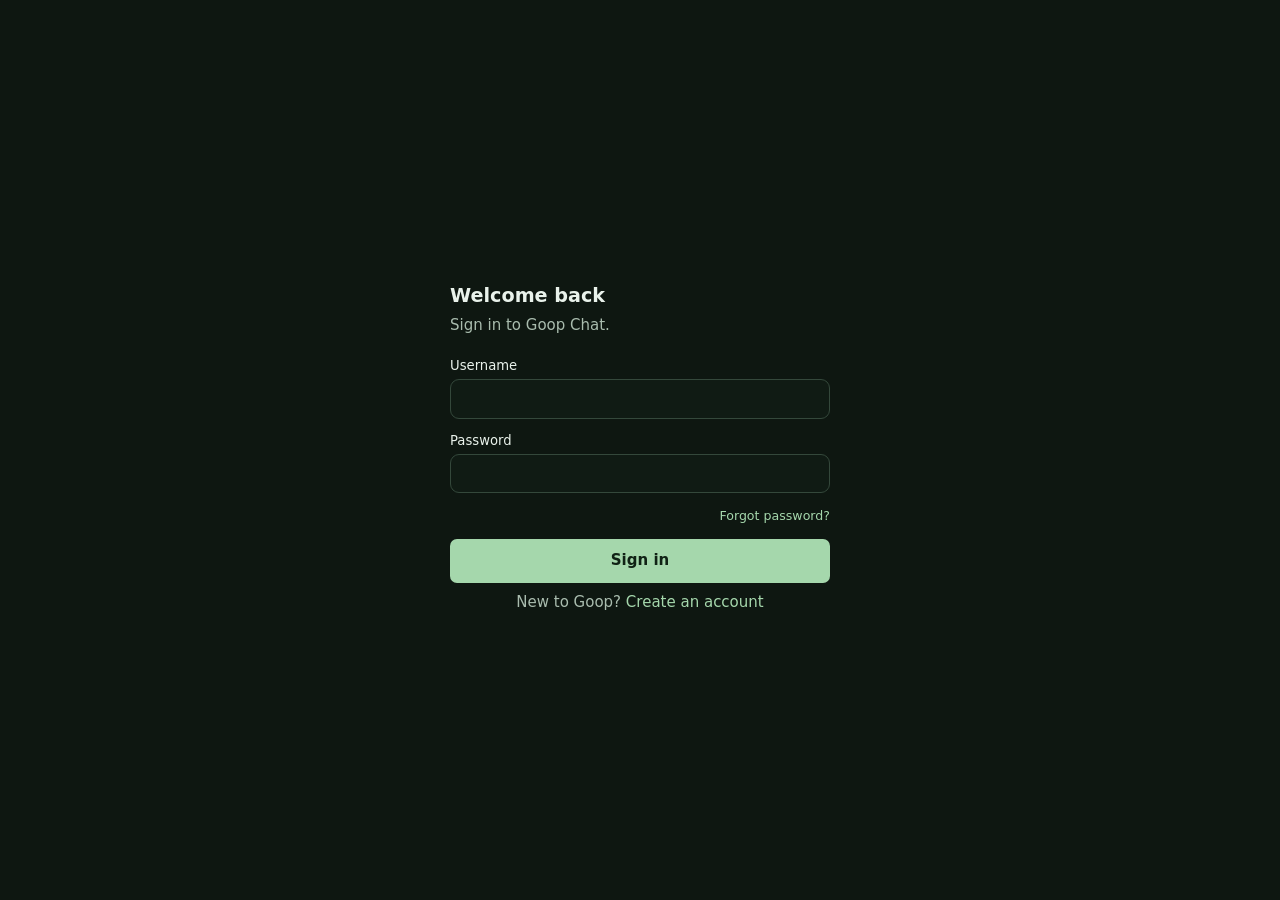
<file: site/community/chat.html>
<!doctype html>
<html lang="en"><head><meta charset="utf-8"><meta name="viewport" content="width=device-width, initial-scale=1">
<title>Chat</title><link rel="stylesheet" href="chat.css?v=channel-roles-1"><link rel="stylesheet" href="../ui/feedback.css">
<script defer src="../ui/feedback.js"></script></head><body>
<section id="auth" aria-labelledby="authTitle"><div class="card">
<h1 id="authTitle">Welcome back</h1><p id="authIntro" role="status">Sign in to Goop Chat.</p>
<form id="authForm">
<label>Username<input id="username" autocomplete="username" minlength="3" maxlength="256" required></label>
<label id="emailField" hidden>Email <span>(optional)</span><input type="email" id="email" maxlength="254" autocomplete="email" disabled></label>
<label id="keyField" hidden>Recovery key<input id="recoveryInput" autocomplete="off" autocapitalize="none" disabled></label>
<label><span id="passwordLabel">Password</span><input type="password" id="password" maxlength="128" autocomplete="current-password"></label>
<button id="forgot" type="button" class="link">Forgot password?</button>
<button id="submitAuth" class="primary">Sign in</button>
</form><p id="authError" role="status"></p><p class="switch"><span id="switchLead">New to Goop?</span> <button class="link" id="authSwitch">Create an account</button></p>
</div></section>
<section id="recovery" hidden><div class="card"><h1>Save your recovery key</h1><p>Keep this key somewhere private. You can use it to reset your password.</p><output id="recoveryKey"></output><button id="continue" class="primary">Continue to Chat</button></div></section>
<main id="app" hidden>
<aside class="rooms"><a id="chatHome" href="../index.html" target="_top">Home</a><div class="identity"><span id="self"></span><button id="accountBtn">Account</button></div>
<div class="navGroup"><h2>Text channels</h2><nav id="textRooms" aria-label="Text channels"></nav></div>
<div class="navGroup"><h2>Voice channels</h2><nav id="voiceRooms" aria-label="Voice channels"></nav></div>
<div class="navGroup"><h2>Direct messages</h2><button id="newDM">New DM</button><nav id="inbox" aria-label="Direct messages"></nav></div>
<div id="adminTools" hidden><button id="createRoom">Create channel</button><button id="lockRoom" hidden>Lock channel</button><button id="manageRoles">Manage roles</button><button id="review">Review reports</button></div></aside>
<section class="thread">
<header><h1 id="room">Chat</h1><span id="connection" role="status"></span></header>
<section id="voicePanel" hidden><p id="voiceStatus" role="status"></p><div id="voicePeople"></div><div class="actions"><button id="joinVoice">Join voice</button><button id="mic" hidden>Mute mic</button><button id="leaveVoice" hidden>Leave voice</button><button id="playAudio" hidden>Enable audio</button></div><div id="audio"></div></section>
<div id="messages" role="log" aria-label="Messages"></div>
<div id="bottom"><p id="lockStatus" class="hint" role="status" hidden></p><form id="compose"><textarea id="text" rows="2" maxlength="1200" aria-label="Message" placeholder="Write a message" required></textarea><button class="primary" id="send">Send</button></form><p id="notice" role="status"></p></div>
</section></main>
<dialog id="tools"><form method="dialog" class="dialogHead"><h2 id="toolTitle"></h2><button aria-label="Close dialog">Close</button></form><div id="toolBody"></div><p id="toolStatus" role="status"></p></dialog>
<script src="../goop-config.js"></script><script type="module" src="./chat.js?v=channel-roles-home-1"></script>
</body></html>
</file>
<file: site/ai/chat.css>
:root{color-scheme:dark;font:16px/1.5 system-ui,sans-serif;color:#e0f3e4;background:#08150e}
*{box-sizing:border-box}body{margin:0}main{height:100dvh;display:grid;grid-template-rows:auto minmax(3rem,1fr) auto}
header,footer{padding:12px clamp(12px,3vw,26px);background:#0d1e14}header{display:flex;justify-content:space-between;align-items:center;gap:8px;border-bottom:1px solid #304c39}
label{font-size:.85rem;color:#b7cdbc}button,select,textarea{font:inherit;color:inherit;border:1px solid #476b50;background:#12281a;border-radius:8px;padding:8px}
button{cursor:pointer}button:disabled{opacity:.55;cursor:default}#send{background:#a2e6af;color:#07140d;font-weight:bold}button:focus-visible,select:focus-visible,textarea:focus-visible{outline:2px solid #a2e6af}
#log{overflow:auto;padding:0 clamp(12px,3vw,26px);scrollbar-gutter:stable}article{margin:16px 0;max-width:78ch}article strong{font-size:.85rem;color:#a2e6af}article p{margin:.25em 0;white-space:pre-wrap;overflow-wrap:anywhere}article[data-role=user] strong{color:#bed1c2}
footer{border-top:1px solid #304c39}#status{margin:0 0 8px;color:#b4cfbb;font-size:.83rem}form{display:flex;align-items:stretch;gap:8px}textarea{flex:1;min-width:0;resize:none;background:#07150c}.sr-only{position:absolute;clip-path:inset(50%);width:1px;height:1px;overflow:hidden}
</file>
<file: site/ui/feedback.css>
.goop-cursor-halo {
  position: fixed;
  --halo-radius: 52px;
  top: calc(0px - var(--halo-radius));
  left: calc(0px - var(--halo-radius));
  width: calc(2 * var(--halo-radius));
  height: calc(2 * var(--halo-radius));
  border-radius: 50%;
  pointer-events: none;
  z-index: 2147483647;
  opacity: 0;
  background: radial-gradient(circle, rgb(141 249 176 / 19%) 0%, rgb(141 249 176 / 10%) 48%, transparent 73%);
}
.goop-cursor-halo[data-visible] { opacity: 1; }
@media (forced-colors: active) {
  .goop-cursor-halo { display: none; }
}
</file>
<file: site/community/chat.css>
:root{color-scheme:dark;font:15px/1.45 system-ui,sans-serif;color:#e9f2eb;background:#0e1711;--panel:#142219;--line:#34483b;--muted:#a9bcae;--green:#a5d7ac}*{box-sizing:border-box}[hidden]{display:none!important}body{margin:0}h1,h2,p{margin:0}h1{font-size:1.28rem;line-height:1.2}h2{font-size:1rem}button,input,textarea,select{font:inherit}button{color:inherit;background:#1c3022;border:1px solid var(--line);border-radius:7px;padding:6px 10px;cursor:pointer}button:hover{background:#263e2d}button:disabled{opacity:.55;cursor:default}button:focus-visible,a:focus-visible,input:focus-visible,textarea:focus-visible,select:focus-visible{outline:2px solid var(--green);outline-offset:2px}input,textarea,select{background:#101b14;color:inherit;border:1px solid var(--line);border-radius:9px;padding:9px 12px;width:100%}label{display:grid;gap:4px;margin-bottom:12px;font-size:.88rem}label span{color:inherit}label:has(#email){display:block}#email{margin-top:4px}.primary{background:var(--green);color:#102215;border:0;font-weight:650}.primary:hover{background:#bce7c2}.link{background:transparent;color:var(--green);border:0;padding:2px 0}.link:hover{background:transparent;text-decoration:underline}
#auth,#recovery{min-height:100dvh;display:grid;place-items:center;padding:22px}.card{width:min(100%,380px)}.card>p{color:var(--muted);margin:7px 0 20px}.card .primary{width:100%;padding:11px;margin-top:12px}.card .switch{text-align:center;margin-bottom:0}.card #authError,.status,#toolStatus,#notice{font-size:.86rem;color:#dfcdb0;overflow-wrap:anywhere}.card #authError:empty,#toolStatus:empty,#notice:empty{display:none}#forgot{display:block;margin-left:auto;font-size:.84rem}output{display:block;padding:11px;font-family:ui-monospace,monospace;overflow-wrap:anywhere;border:1px solid var(--line);border-radius:8px;user-select:all}
main{height:100dvh;display:grid;grid-template-columns:clamp(155px,23%,220px) minmax(0,1fr)}.rooms{overflow:auto;padding:12px;background:#142219;border-right:1px solid var(--line)}.identity,header,.dialogHead,.actions{display:flex;gap:9px;align-items:center;justify-content:space-between}.identity{flex-wrap:wrap;border-bottom:1px solid var(--line);padding-bottom:11px}.identity span{overflow-wrap:anywhere;font-weight:650}.identity button,#newDM{font-size:.8rem}.rooms h2{font-size:.73rem;text-transform:uppercase;letter-spacing:.07em;color:var(--muted);margin:17px 0 5px}.rooms nav{display:grid;gap:2px}.rooms nav button{text-align:left;background:transparent;border:1px solid transparent;overflow-wrap:anywhere}.rooms nav button:hover,.rooms nav button[aria-current=page]{background:#223a29;border-color:#375840}.rooms #adminTools{display:grid;gap:5px;margin-top:15px}.thread{min-width:0;min-height:0;display:flex;flex-direction:column;background:#101c15}.thread header{border-bottom:1px solid var(--line);padding:12px 16px}.thread h1{font-size:1.03rem;overflow-wrap:anywhere}#connection{font-size:.78rem;color:var(--muted)}#messages,#voicePanel{flex:1;overflow:auto;padding:10px 16px}.message{padding:6px 0;overflow-wrap:anywhere}.message strong{color:var(--green);font-size:.91rem}.message small,.message time{font-size:.74rem;color:var(--muted);margin-left:7px}.message p{white-space:pre-wrap}.message button,.person button{font-size:.74rem;border:0;border-radius:4px;padding:2px 6px;margin-left:6px}.person{margin:7px 0}.actions{justify-content:flex-start;flex-wrap:wrap;margin:10px 0}#bottom{padding:10px 14px;background:var(--panel);border-top:1px solid var(--line)}#compose{display:flex;gap:7px}textarea{resize:none;min-width:0}#notice,#toolStatus{margin-top:8px}.empty,#voiceStatus,.hint{color:var(--muted)}dialog{border:1px solid var(--line);border-radius:12px;background:var(--panel);color:inherit;padding:18px;width:min(94vw,410px);max-height:85dvh}dialog::backdrop{background:#0009}.dialogHead{margin-bottom:15px}.dialogHead button{font-size:.78rem}.hint{font-size:.82rem;margin:6px 0}.report{padding:8px 0;border-bottom:1px solid var(--line);overflow-wrap:anywhere}.report p{white-space:pre-wrap}
@media(max-width:560px){main{grid-template-columns:1fr;grid-template-rows:auto minmax(0,1fr)}.rooms{max-height:32dvh;border:0;border-bottom:1px solid var(--line);padding:7px 10px}.identity{padding-bottom:4px}.rooms h2{margin:6px 0 2px}.rooms nav,.rooms #adminTools{display:inline-flex;flex-wrap:wrap;gap:3px}.rooms nav button,#newDM{padding:3px 6px}.navGroup{display:inline-block;vertical-align:top;margin-right:12px}.thread header,#bottom,#messages,#voicePanel{padding:8px 10px}}

.roleBadge{display:inline-block;max-width:100%;margin-inline-start:6px;padding:1px 6px;border:1px solid #46644d;border-radius:5px;background:#203627;color:#cce8cf;font-size:.74rem;vertical-align:middle;overflow-wrap:anywhere}
.lockChoice{display:flex;align-items:center;gap:8px}.lockChoice input{order:-1;width:auto;accent-color:var(--green)}
.assignmentForm{margin-top:16px;padding-top:16px;border-top:1px solid var(--line)}

#chatHome{display:inline-block;margin-bottom:8px;padding:4px 10px;color:inherit;text-decoration:none;background:#1c3022;border:1px solid var(--line);border-radius:7px;font-size:.88rem}
#chatHome:hover{background:#263e2d}
</file>
